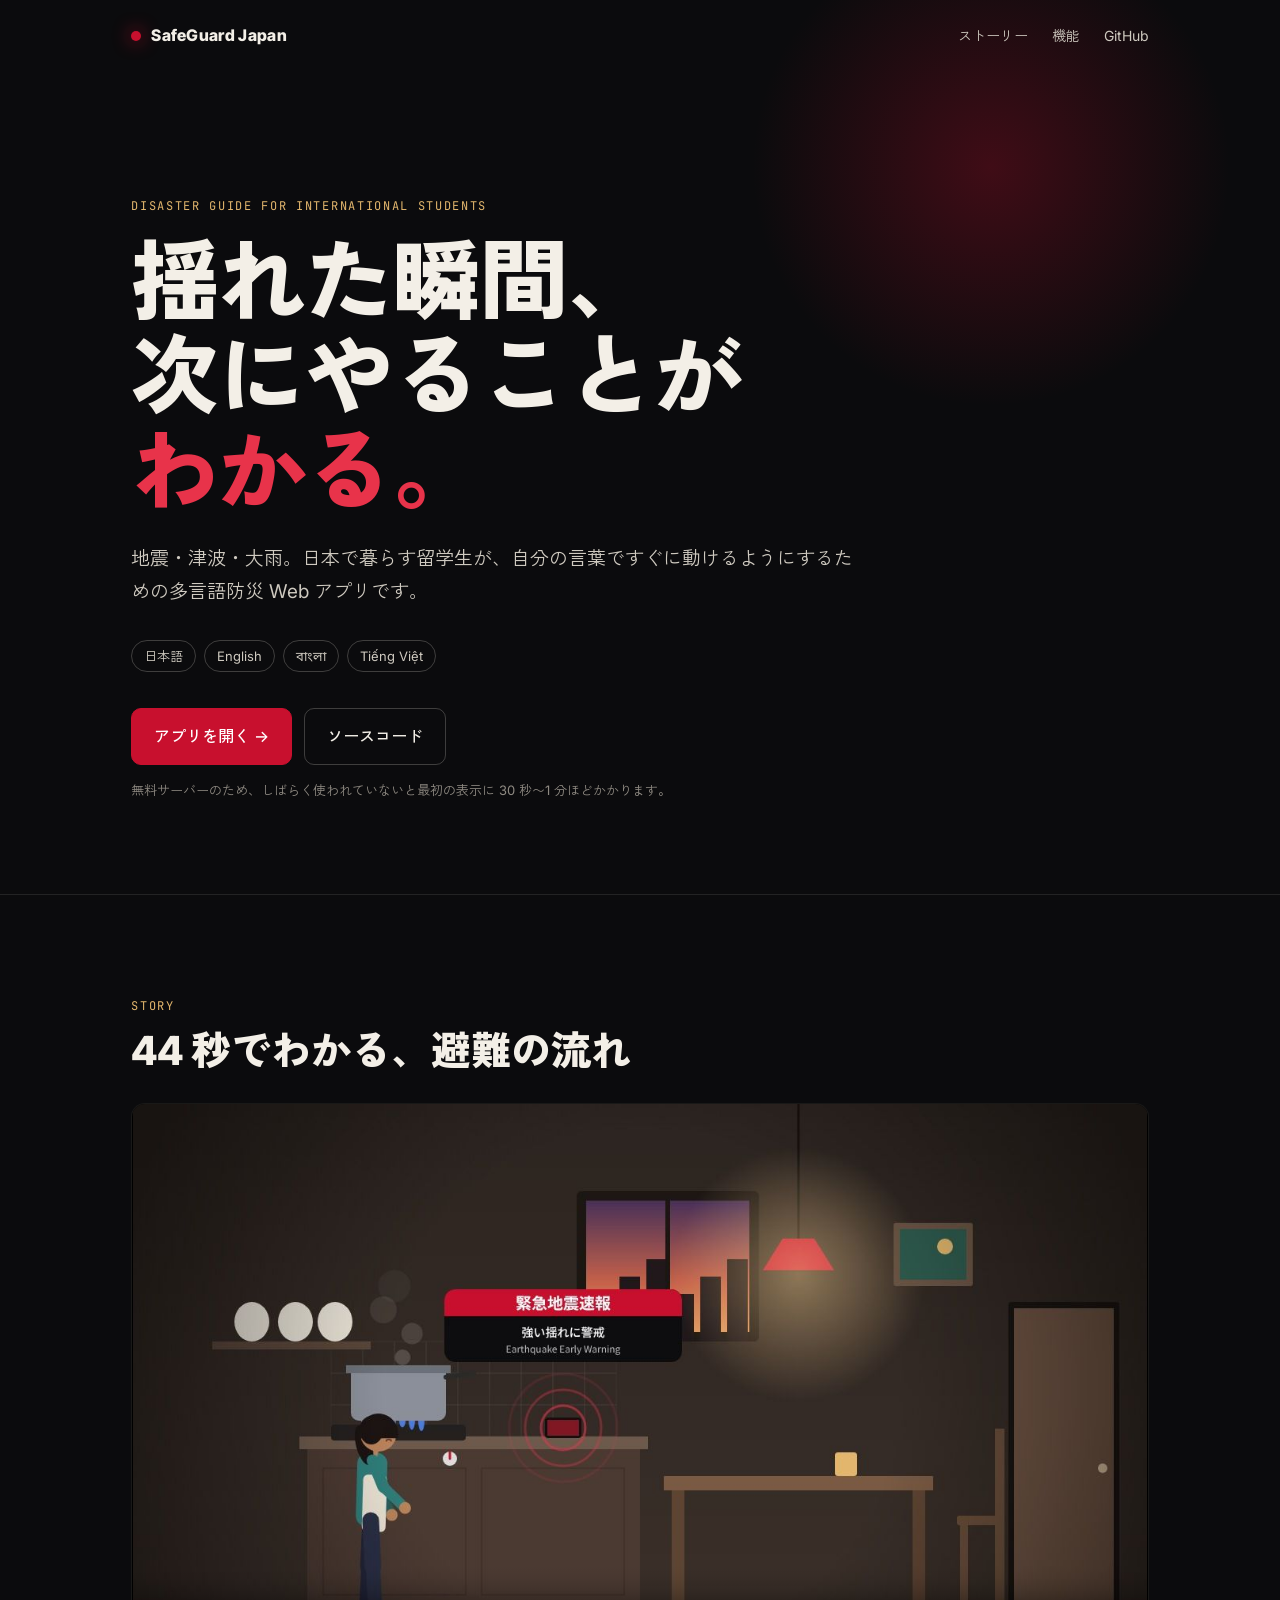
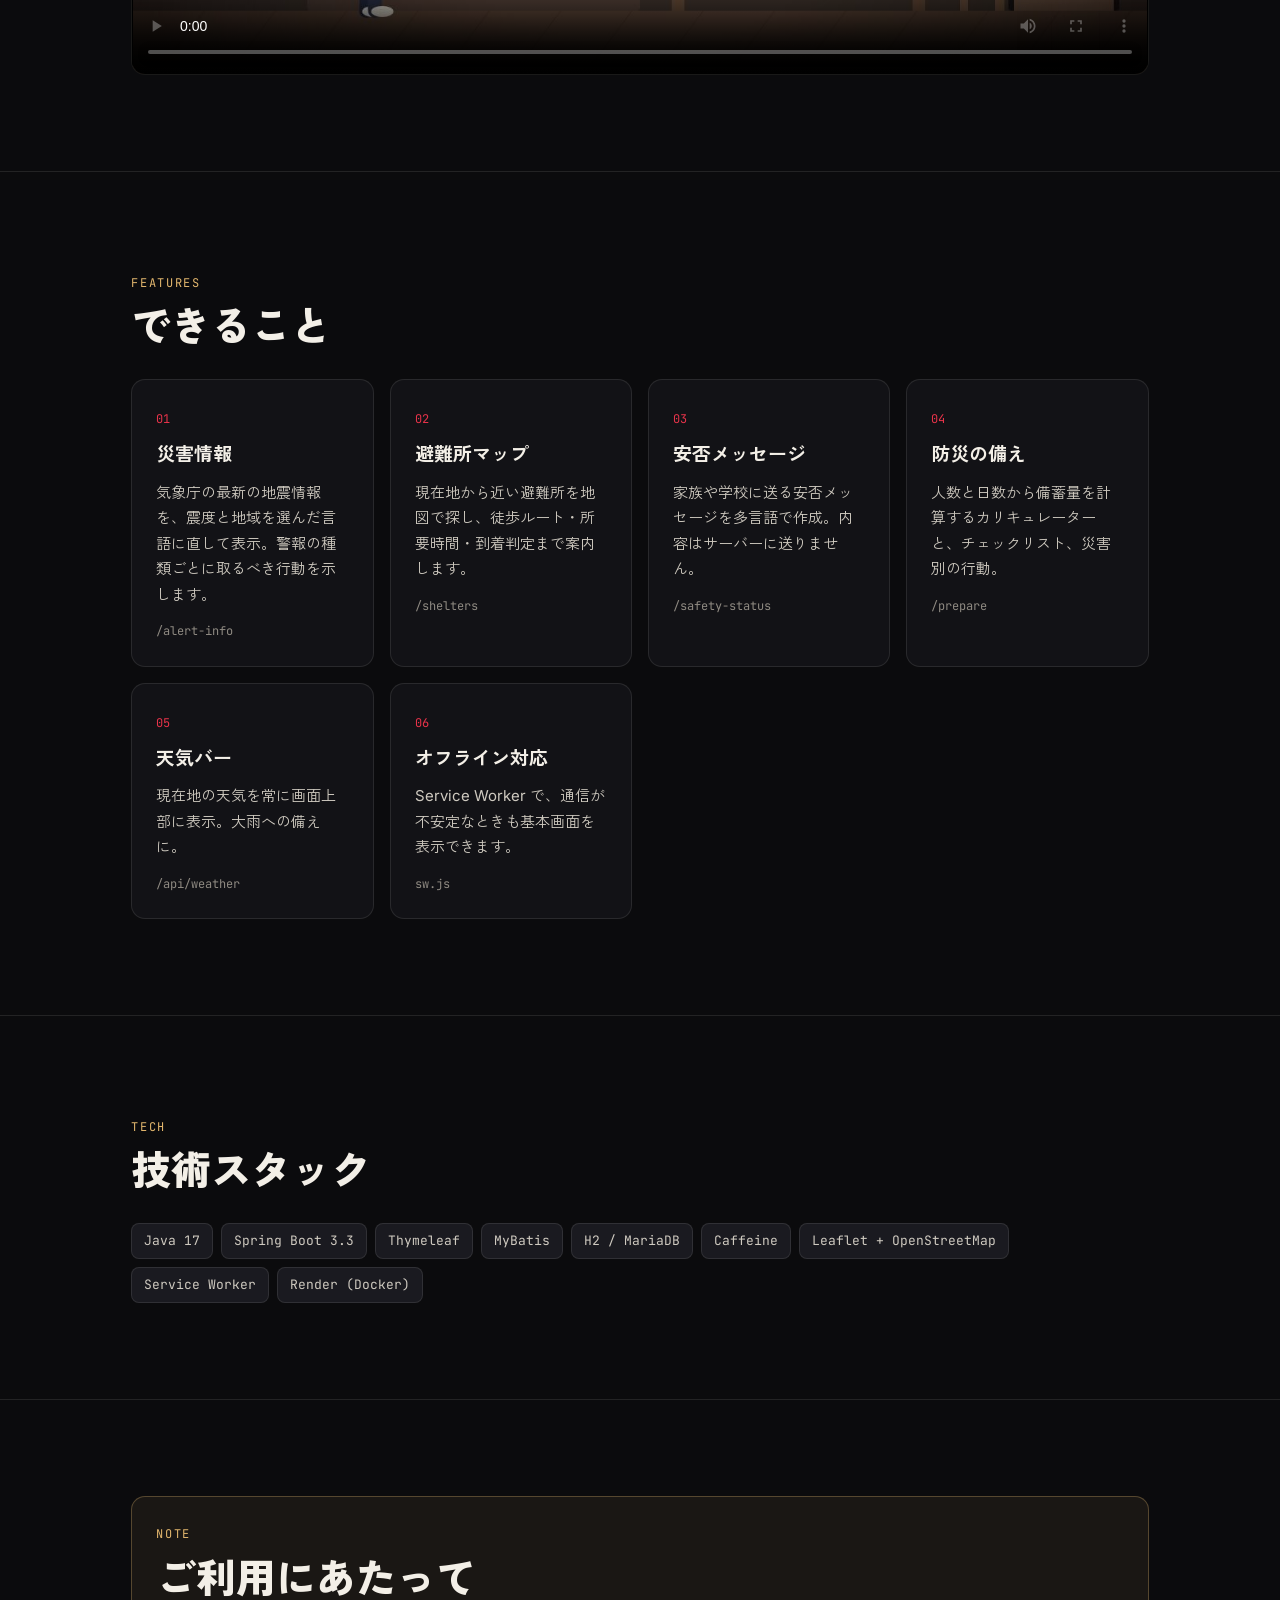
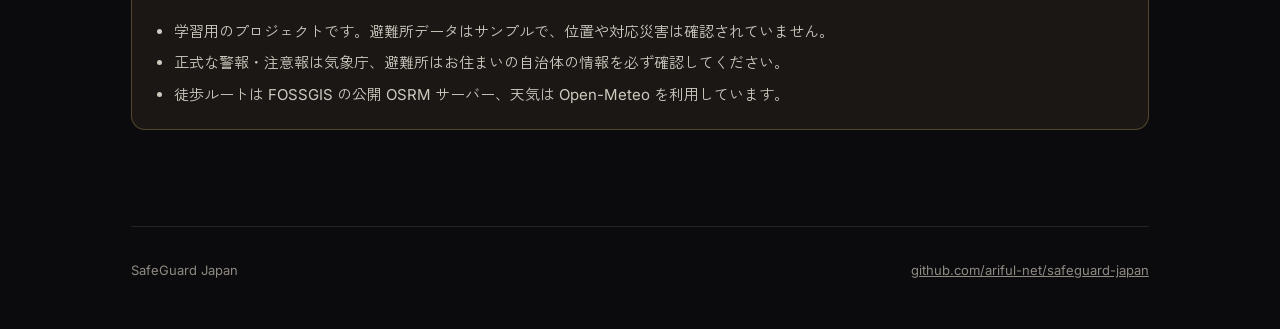
<file: docs/index.html>
<!DOCTYPE html>
<html lang="ja">
<head>
<meta charset="UTF-8">
<meta name="viewport" content="width=device-width, initial-scale=1">
<title>SafeGuard Japan</title>
<meta name="description" content="日本で暮らす留学生のための多言語（日本語 / English / বাংলা / Tiếng Việt）防災 Web アプリ。">
<link rel="icon" href="assets/favicon.png">
<link rel="preconnect" href="https://fonts.googleapis.com">
<link rel="preconnect" href="https://fonts.gstatic.com" crossorigin>
<link href="https://fonts.googleapis.com/css2?family=Inter+Tight:wght@600;800&family=Inter:wght@400;500&family=Zen+Kaku+Gothic+New:wght@400;700&family=Noto+Sans+Bengali:wght@400;600&family=JetBrains+Mono:wght@400&display=swap" rel="stylesheet">
<style>
  :root {
    color-scheme: dark;
    --ink: #0b0b0d; --ink-2: #121216; --ink-3: #1a1a20;
    --line: rgba(243,239,231,.10); --line-strong: rgba(243,239,231,.22);
    --paper: #f3efe7; --paper-dim: #cfcac0; --muted: #8f8a82;
    --crimson: #c8102e; --crimson-hi: #e8334a; --lantern: #e2b66d;
    --font-display: "Inter Tight", "Zen Kaku Gothic New", "Noto Sans Bengali", system-ui, sans-serif;
    --font-body: "Inter", "Zen Kaku Gothic New", "Noto Sans Bengali", system-ui, sans-serif;
    --font-mono: "JetBrains Mono", ui-monospace, Menlo, monospace;
    --gutter: clamp(16px, 4vw, 56px);
  }
  *, *::before, *::after { box-sizing: border-box; }
  body { margin: 0; background: var(--ink); color: var(--paper); font-family: var(--font-body); line-height: 1.7; -webkit-font-smoothing: antialiased; overflow-x: hidden; }
  a { color: inherit; }
  img, video { display: block; max-width: 100%; }
  :focus-visible { outline: 2px solid var(--crimson-hi); outline-offset: 3px; border-radius: 4px; }
  .wrap { max-width: 1120px; margin: 0 auto; padding: 0 var(--gutter); }

  header.top { display: flex; justify-content: space-between; align-items: center; padding: 22px 0; }
  .brand { font-family: var(--font-display); font-weight: 800; letter-spacing: .02em; display: flex; gap: 10px; align-items: center; text-decoration: none; }
  .brand::before { content: ""; width: 10px; height: 10px; border-radius: 50%; background: var(--crimson); box-shadow: 0 0 18px var(--crimson); }
  .top nav a { color: var(--paper-dim); text-decoration: none; font-size: 14px; margin-left: 20px; }
  .top nav a:hover { color: var(--paper); }

  .hero { padding: clamp(48px, 10vw, 120px) 0 clamp(40px, 7vw, 80px); position: relative; }
  .hero::after { content: ""; position: absolute; inset: -20% -10% auto auto; width: 520px; height: 520px; background: radial-gradient(circle, rgba(200,16,46,.28), transparent 65%); pointer-events: none; z-index: -1; }
  .eyebrow { font-family: var(--font-mono); font-size: 12px; letter-spacing: .14em; color: var(--lantern); text-transform: uppercase; }
  h1 { font-family: var(--font-display); font-weight: 800; font-size: clamp(40px, 8vw, 88px); line-height: 1.08; margin: 16px 0 24px; letter-spacing: -.01em; }
  h1 .accent { color: var(--crimson-hi); }
  .lead { font-size: clamp(16px, 2.2vw, 19px); color: var(--paper-dim); max-width: 38em; margin: 0 0 32px; }
  .langs { display: flex; flex-wrap: wrap; gap: 8px; margin-bottom: 36px; }
  .langs span { border: 1px solid var(--line-strong); border-radius: 999px; padding: 4px 12px; font-size: 13px; color: var(--paper-dim); }
  .cta { display: flex; flex-wrap: wrap; gap: 12px; }
  .btn { display: inline-flex; align-items: center; gap: 8px; padding: 14px 22px; border-radius: 10px; font-weight: 500; text-decoration: none; border: 1px solid var(--line-strong); }
  .btn.primary { background: var(--crimson); border-color: var(--crimson); color: #fff; }
  .btn.primary:hover { background: var(--crimson-hi); }
  .btn:not(.primary):hover { border-color: var(--paper-dim); }
  .note { font-size: 13px; color: var(--muted); margin-top: 14px; }

  section { padding: clamp(48px, 8vw, 96px) 0; border-top: 1px solid var(--line); }
  h2 { font-family: var(--font-display); font-weight: 800; font-size: clamp(26px, 4vw, 40px); margin: 8px 0 28px; line-height: 1.2; }

  .video { border-radius: 14px; overflow: hidden; border: 1px solid var(--line); background: #000; aspect-ratio: 16 / 9; }
  .video video { width: 100%; height: 100%; }

  .grid { display: grid; grid-template-columns: repeat(auto-fit, minmax(240px, 1fr)); gap: 16px; }
  .card { background: var(--ink-2); border: 1px solid var(--line); border-radius: 14px; padding: 24px; }
  .card .num { font-family: var(--font-mono); font-size: 12px; color: var(--crimson-hi); }
  .card h3 { font-family: var(--font-display); font-size: 19px; margin: 8px 0 8px; }
  .card p { margin: 0; color: var(--paper-dim); font-size: 15px; }
  .card code { font-family: var(--font-mono); font-size: 12px; color: var(--muted); display: block; margin-top: 14px; }

  .stack { display: flex; flex-wrap: wrap; gap: 8px; }
  .stack span { background: var(--ink-3); border: 1px solid var(--line); border-radius: 8px; padding: 6px 12px; font-family: var(--font-mono); font-size: 13px; color: var(--paper-dim); }

  .caution { background: rgba(226,182,109,.07); border: 1px solid rgba(226,182,109,.3); border-radius: 14px; padding: 22px 24px; }
  .caution ul { margin: 0; padding-left: 1.2em; color: var(--paper-dim); font-size: 15px; }
  .caution li + li { margin-top: 6px; }

  footer { border-top: 1px solid var(--line); padding: 32px 0 48px; color: var(--muted); font-size: 13px; display: flex; flex-wrap: wrap; justify-content: space-between; gap: 12px; }

  @media (max-width: 560px) { .top nav a:not(:last-child) { display: none; } }
</style>
</head>
<body>
<div class="wrap">
  <header class="top">
    <a class="brand" href="#">SafeGuard Japan</a>
    <nav>
      <a href="#story">ストーリー</a>
      <a href="#features">機能</a>
      <a href="https://github.com/ariful-net/safeguard-japan">GitHub</a>
    </nav>
  </header>

  <div class="hero">
    <span class="eyebrow">Disaster guide for international students</span>
    <h1>揺れた瞬間、<br>次にやることが<br><span class="accent">わかる。</span></h1>
    <p class="lead">地震・津波・大雨。日本で暮らす留学生が、自分の言葉ですぐに動けるようにするための多言語防災 Web アプリです。</p>
    <div class="langs" aria-label="対応言語">
      <span lang="ja">日本語</span><span lang="en">English</span><span lang="bn">বাংলা</span><span lang="vi">Tiếng Việt</span>
    </div>
    <div class="cta">
      <a class="btn primary" href="https://safeguard-japan.onrender.com/">アプリを開く →</a>
      <a class="btn" href="https://github.com/ariful-net/safeguard-japan">ソースコード</a>
    </div>
    <p class="note">無料サーバーのため、しばらく使われていないと最初の表示に 30 秒〜1 分ほどかかります。</p>
  </div>
</div>

<section id="story">
  <div class="wrap">
    <span class="eyebrow">Story</span>
    <h2>44 秒でわかる、避難の流れ</h2>
    <div class="video">
      <video controls preload="metadata" playsinline poster="assets/evacuation-story-poster.jpg">
        <source src="assets/evacuation-story.mp4" type="video/mp4">
        <track kind="captions" src="assets/captions-ja.vtt" srclang="ja" label="日本語" default>
        <track kind="captions" src="assets/captions-en.vtt" srclang="en" label="English">
        <track kind="captions" src="assets/captions-bn.vtt" srclang="bn" label="বাংলা">
        <track kind="captions" src="assets/captions-vi.vtt" srclang="vi" label="Tiếng Việt">
      </video>
    </div>
  </div>
</section>

<section id="features">
  <div class="wrap">
    <span class="eyebrow">Features</span>
    <h2>できること</h2>
    <div class="grid">
      <div class="card"><span class="num">01</span><h3>災害情報</h3><p>気象庁の最新の地震情報を、震度と地域を選んだ言語に直して表示。警報の種類ごとに取るべき行動を示します。</p><code>/alert-info</code></div>
      <div class="card"><span class="num">02</span><h3>避難所マップ</h3><p>現在地から近い避難所を地図で探し、徒歩ルート・所要時間・到着判定まで案内します。</p><code>/shelters</code></div>
      <div class="card"><span class="num">03</span><h3>安否メッセージ</h3><p>家族や学校に送る安否メッセージを多言語で作成。内容はサーバーに送りません。</p><code>/safety-status</code></div>
      <div class="card"><span class="num">04</span><h3>防災の備え</h3><p>人数と日数から備蓄量を計算するカリキュレーターと、チェックリスト、災害別の行動。</p><code>/prepare</code></div>
      <div class="card"><span class="num">05</span><h3>天気バー</h3><p>現在地の天気を常に画面上部に表示。大雨への備えに。</p><code>/api/weather</code></div>
      <div class="card"><span class="num">06</span><h3>オフライン対応</h3><p>Service Worker で、通信が不安定なときも基本画面を表示できます。</p><code>sw.js</code></div>
    </div>
  </div>
</section>

<section>
  <div class="wrap">
    <span class="eyebrow">Tech</span>
    <h2>技術スタック</h2>
    <div class="stack">
      <span>Java 17</span><span>Spring Boot 3.3</span><span>Thymeleaf</span><span>MyBatis</span><span>H2 / MariaDB</span><span>Caffeine</span><span>Leaflet + OpenStreetMap</span><span>Service Worker</span><span>Render (Docker)</span>
    </div>
  </div>
</section>

<section>
  <div class="wrap">
    <div class="caution">
      <span class="eyebrow">Note</span>
      <h2 style="margin-bottom:16px">ご利用にあたって</h2>
      <ul>
        <li>学習用のプロジェクトです。避難所データはサンプルで、位置や対応災害は確認されていません。</li>
        <li>正式な警報・注意報は気象庁、避難所はお住まいの自治体の情報を必ず確認してください。</li>
        <li>徒歩ルートは FOSSGIS の公開 OSRM サーバー、天気は Open-Meteo を利用しています。</li>
      </ul>
    </div>
  </div>
</section>

<div class="wrap">
  <footer>
    <span>SafeGuard Japan</span>
    <a href="https://github.com/ariful-net/safeguard-japan">github.com/ariful-net/safeguard-japan</a>
  </footer>
</div>
</body>
</html>
</file>
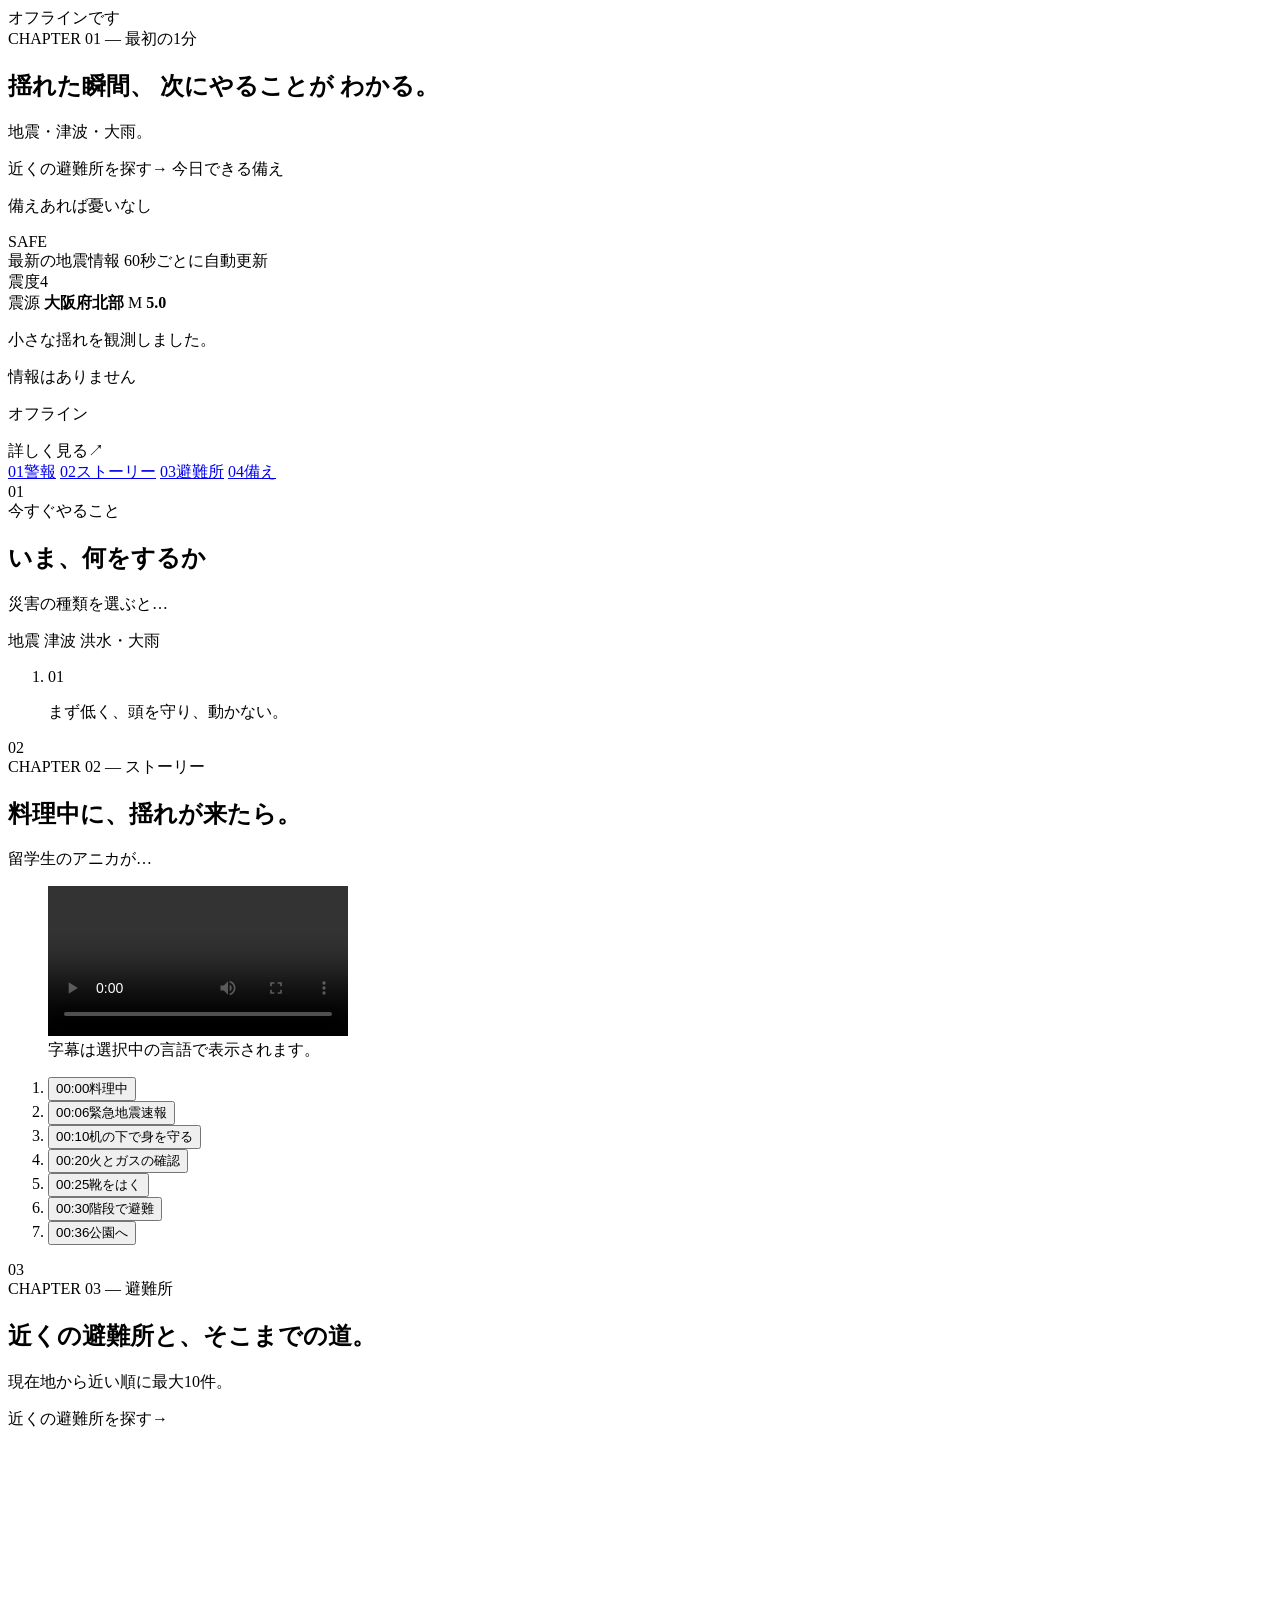
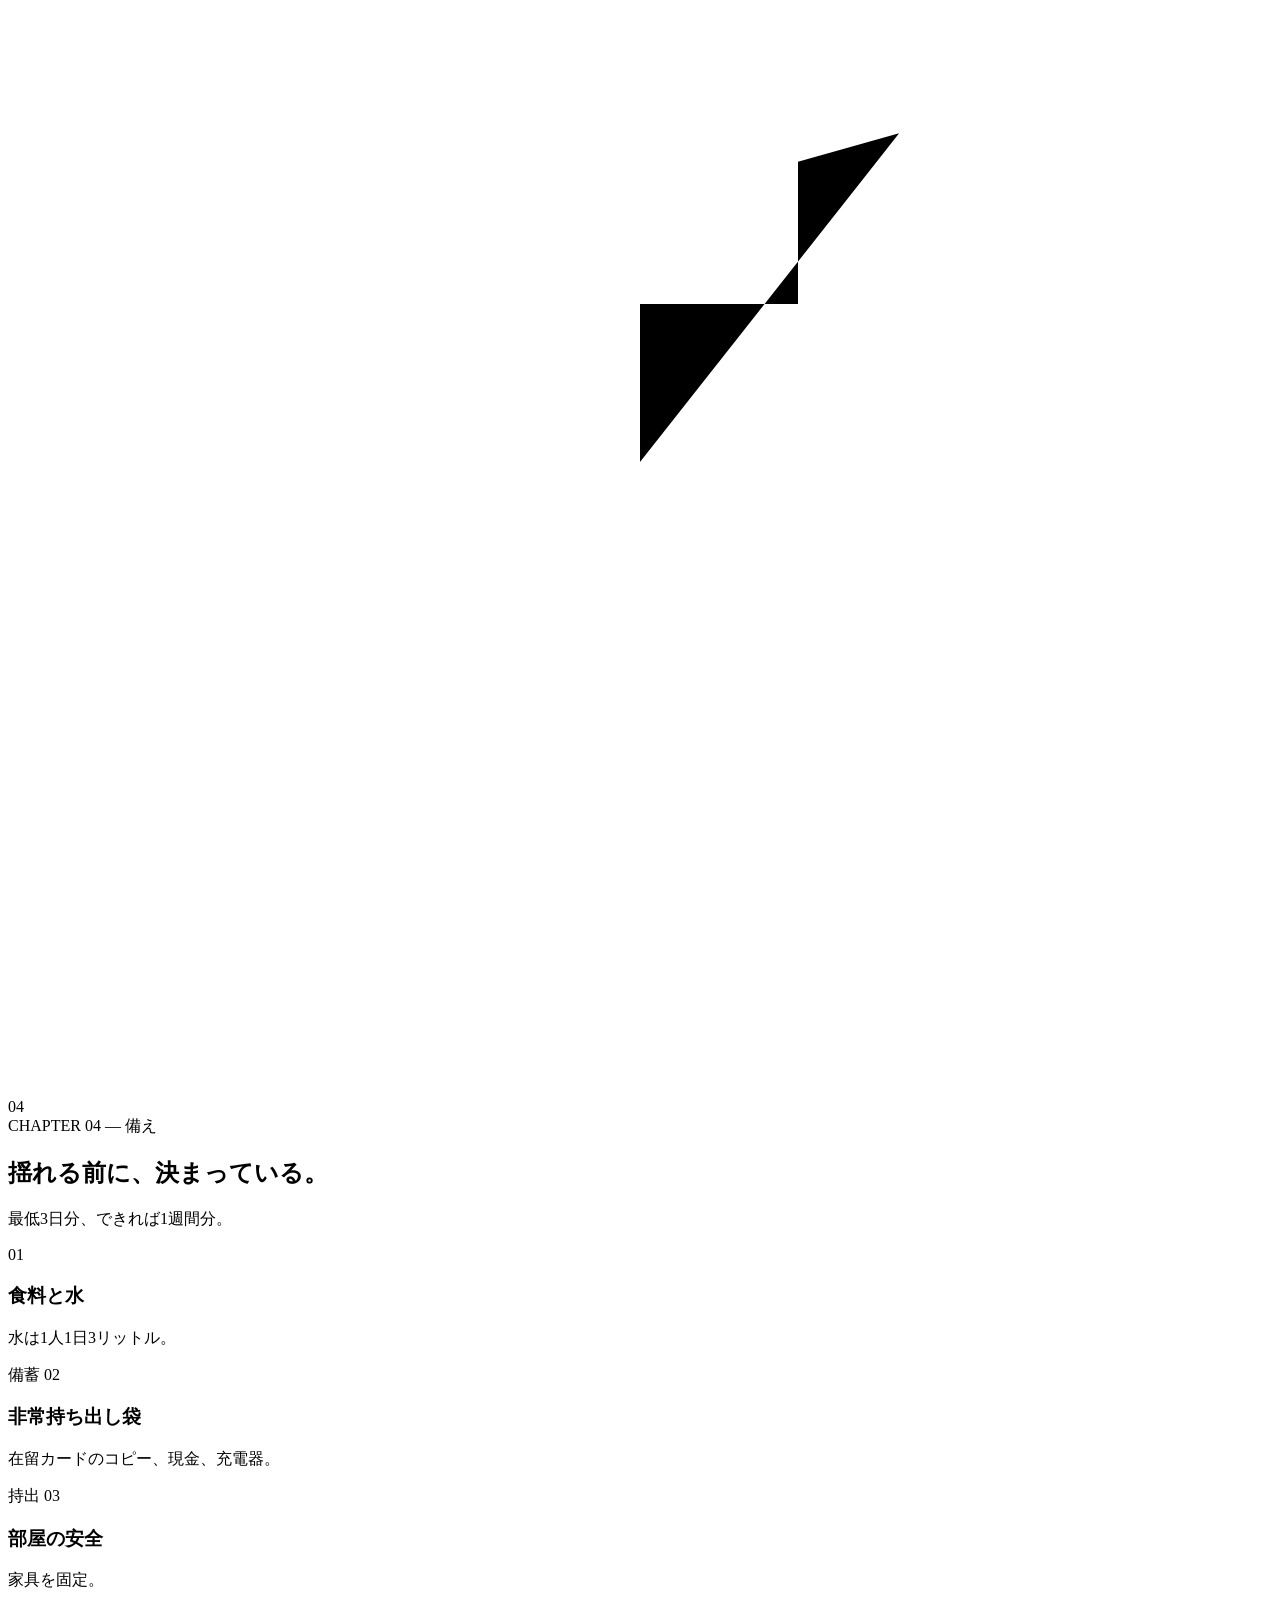
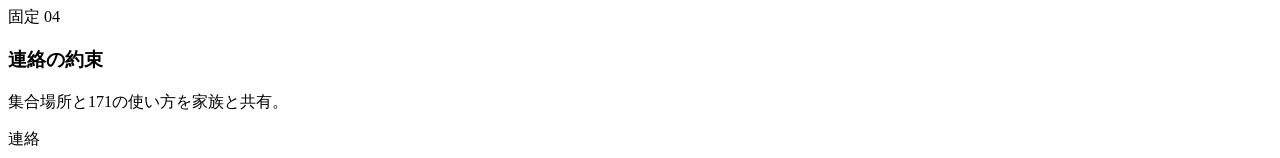
<file: src/main/resources/templates/home.html>
<!DOCTYPE html>
<html xmlns:th="http://www.thymeleaf.org" th:lang="${lang}" lang="ja">
<head>
  <title th:text="#{home.title}">SafeGuard Japan</title>
  <th:block th:replace="~{fragments/layout :: headAssets}"></th:block>
  <link rel="stylesheet" th:href="@{/css/home.css}">
</head>
<body class="page-home">
<div class="offline-banner" th:text="#{common.offline}">オフラインです</div>
<div th:replace="~{fragments/layout :: weatherBar}"></div>

<!-- ================= HERO ================= -->
<section class="hero" id="top">
  <div class="hero-bg" aria-hidden="true">
    <div class="hero-photo"></div>
    <div class="hero-moon"></div>
    <div class="hero-grain"></div>
  </div>

  <header th:replace="~{fragments/layout :: siteHeader('home', true)}"></header>

  <div class="hero-content container" id="main">
    <span class="eyebrow" th:text="#{home.chapter}">CHAPTER 01 — 最初の1分</span>
    <h1 class="display hero-title">
      <span class="line" th:text="#{home.hero.line1}">揺れた瞬間、</span>
      <span class="line" th:text="#{home.hero.line2}">次にやることが</span>
      <span class="line accent" th:text="#{home.hero.line3}">わかる。</span>
    </h1>
    <p class="lead hero-lead" th:text="#{home.hero.lead}">地震・津波・大雨。</p>
    <div class="hero-cta">
      <a class="btn btn-primary" th:href="@{/shelters(lang=${lang})}">
        <span th:text="#{home.cta.shelter}">近くの避難所を探す</span><span class="arrow" aria-hidden="true">→</span>
      </a>
      <a class="btn" th:href="@{/prepare(lang=${lang})}" th:text="#{home.cta.prepare}">今日できる備え</a>
    </div>
  </div>

  <p class="hero-vertical" aria-hidden="true" th:text="#{home.vertical}">備えあれば憂いなし</p>
  <div class="hero-word" aria-hidden="true">SAFE</div>

  <!-- 最新の地震情報カード（/api/alert で60秒ごとに更新） -->
  <aside class="alert-card" id="alertCard"
         th:attr="data-level=${alert.level()},data-status=${alert.status()}"
         aria-live="polite">
    <div class="alert-card-head">
      <span class="alert-pulse" aria-hidden="true"></span>
      <span class="alert-card-label" th:text="#{alert.card.label}">最新の地震情報</span>
      <span class="alert-card-auto mono" th:text="#{alert.auto}">60秒ごとに自動更新</span>
    </div>
    <div class="alert-card-body" id="alertBody">
      <th:block th:if="${alert.status() == 'OK'}">
        <div class="alert-shindo" th:text="${alert.intensityText()}">震度4</div>
        <div class="alert-meta">
          <span><span class="muted" th:text="#{alert.area}">震源</span> <b th:text="${alert.area()}">大阪府北部</b></span>
          <span th:if="${alert.magnitude() != null}"><span class="muted" th:text="#{alert.magnitude}">M</span> <b th:text="${alert.magnitude()}">5.0</b></span>
        </div>
        <time class="alert-time mono" th:attr="datetime=${alert.reportedAt()}" th:text="${alert.reportedAt()}"></time>
        <p class="alert-msg" th:text="#{alert.level.__${alert.level()}__}">小さな揺れを観測しました。</p>
        <p class="alert-stale" th:if="${alert.stale()}" th:text="#{alert.stale}"></p>
      </th:block>
      <p class="alert-msg" th:if="${alert.status() == 'NONE'}" th:text="#{alert.none}">情報はありません</p>
      <p class="alert-msg" th:if="${alert.status() == 'OFFLINE'}" th:text="#{alert.offline}">オフライン</p>
    </div>
    <a class="alert-card-link" th:href="@{/alert-info(lang=${lang})}">
      <span th:text="#{alert.more}">詳しく見る</span><span aria-hidden="true">↗</span>
    </a>
  </aside>

  <nav class="hero-index container" aria-label="Sections">
    <a href="#s-alert"><span class="n">01</span><span class="t" th:text="#{home.index.1}">警報</span></a>
    <a href="#s-story"><span class="n">02</span><span class="t" th:text="#{home.index.2}">ストーリー</span></a>
    <a href="#s-shelter"><span class="n">03</span><span class="t" th:text="#{home.index.3}">避難所</span></a>
    <a href="#s-prepare"><span class="n">04</span><span class="t" th:text="#{home.index.4}">備え</span></a>
  </nav>
</section>

<main>
  <!-- ================= 01 今すぐやること ================= -->
  <section class="section" id="s-alert">
    <div class="container">
      <div class="section-head">
        <div class="section-num" aria-hidden="true">01</div>
        <div>
          <span class="eyebrow" th:text="#{steps.title}">今すぐやること</span>
          <h2 class="h-section" th:text="#{alert.heading}">いま、何をするか</h2>
          <p class="lead" th:text="#{alert.lead}">災害の種類を選ぶと…</p>
        </div>
      </div>

      <div class="type-tabs" role="list">
        <a role="listitem" class="type-tab is-active" th:href="@{/alert-info(type='earthquake',lang=${lang})}" th:text="#{type.earthquake}">地震</a>
        <a role="listitem" class="type-tab" th:href="@{/alert-info(type='tsunami',lang=${lang})}" th:text="#{type.tsunami}">津波</a>
        <a role="listitem" class="type-tab" th:href="@{/alert-info(type='flood',lang=${lang})}" th:text="#{type.flood}">洪水・大雨</a>
      </div>

      <ol class="steps">
        <li class="step" th:each="s, st : ${steps}">
          <span class="step-n mono" th:text="${st.count < 10 ? '0' + st.count : st.count}">01</span>
          <p class="step-text" th:text="${s.text()}">まず低く、頭を守り、動かない。</p>
        </li>
      </ol>
    </div>
  </section>

  <!-- ================= 02 ストーリー動画 ================= -->
  <section class="section story" id="s-story">
    <div class="container">
      <div class="section-head">
        <div class="section-num" aria-hidden="true">02</div>
        <div>
          <span class="eyebrow" th:text="#{story.chapter}">CHAPTER 02 — ストーリー</span>
          <h2 class="h-section" th:text="#{story.title}">料理中に、揺れが来たら。</h2>
          <p class="lead" th:text="#{story.lead}">留学生のアニカが…</p>
        </div>
      </div>

      <div class="story-grid">
        <figure class="story-player">
          <video id="storyVideo" controls playsinline preload="metadata"
                 th:poster="@{/video/evacuation-story-poster.jpg}" th:attr="data-lang=${lang}">
            <source th:src="@{/video/evacuation-story.mp4}" type="video/mp4">
            <track kind="subtitles" srclang="ja" label="日本語" th:src="@{/video/captions-ja.vtt}">
            <track kind="subtitles" srclang="en" label="English" th:src="@{/video/captions-en.vtt}">
            <track kind="subtitles" srclang="bn" label="বাংলা" th:src="@{/video/captions-bn.vtt}">
            <track kind="subtitles" srclang="vi" label="Tiếng Việt" th:src="@{/video/captions-vi.vtt}">
          </video>
          <figcaption class="muted" th:text="#{story.note}">字幕は選択中の言語で表示されます。</figcaption>
        </figure>

        <ol class="story-chapters" id="storyChapters">
          <li><button type="button" data-t="0"><span class="mono">00:00</span><span th:text="#{story.c1}">料理中</span></button></li>
          <li><button type="button" data-t="6"><span class="mono">00:06</span><span th:text="#{story.c2}">緊急地震速報</span></button></li>
          <li><button type="button" data-t="10"><span class="mono">00:10</span><span th:text="#{story.c3}">机の下で身を守る</span></button></li>
          <li><button type="button" data-t="20"><span class="mono">00:20</span><span th:text="#{story.c4}">火とガスの確認</span></button></li>
          <li><button type="button" data-t="25"><span class="mono">00:25</span><span th:text="#{story.c5}">靴をはく</span></button></li>
          <li><button type="button" data-t="30"><span class="mono">00:30</span><span th:text="#{story.c6}">階段で避難</span></button></li>
          <li><button type="button" data-t="36"><span class="mono">00:36</span><span th:text="#{story.c7}">公園へ</span></button></li>
        </ol>
      </div>
    </div>
  </section>

  <!-- ================= 03 避難所 ================= -->
  <section class="section shelter-cta" id="s-shelter">
    <div class="container shelter-cta-grid">
      <div>
        <div class="section-num" aria-hidden="true">03</div>
        <span class="eyebrow" th:text="#{sh.chapter}">CHAPTER 03 — 避難所</span>
        <h2 class="h-section" th:text="#{sh.heading}">近くの避難所と、そこまでの道。</h2>
        <p class="lead" th:text="#{sh.lead}">現在地から近い順に最大10件。</p>
        <div class="hero-cta">
          <a class="btn btn-primary" th:href="@{/shelters(lang=${lang})}">
            <span th:text="#{home.cta.shelter}">近くの避難所を探す</span><span class="arrow" aria-hidden="true">→</span>
          </a>
        </div>
      </div>
      <div class="radar" aria-hidden="true">
        <div class="radar-ring r1"></div><div class="radar-ring r2"></div><div class="radar-ring r3"></div>
        <div class="radar-sweep"></div>
        <span class="radar-you"></span>
        <span class="radar-pin p1"></span><span class="radar-pin p2"></span><span class="radar-pin p3"></span>
        <svg class="radar-route" viewBox="0 0 400 400"><path d="M200 200 L200 150 L250 150 L250 105 L282 96" /></svg>
      </div>
    </div>
  </section>

  <!-- ================= 04 備え ================= -->
  <section class="section" id="s-prepare">
    <div class="container">
      <div class="section-head">
        <div class="section-num" aria-hidden="true">04</div>
        <div>
          <span class="eyebrow" th:text="#{prep.chapter}">CHAPTER 04 — 備え</span>
          <h2 class="h-section" th:text="#{prep.heading}">揺れる前に、決まっている。</h2>
          <p class="lead" th:text="#{prep.lead}">最低3日分、できれば1週間分。</p>
        </div>
      </div>
      <div class="prep-cards">
        <a class="prep-card" th:href="@{/prepare(lang=${lang})} + '#food'">
          <span class="prep-k mono">01</span>
          <h3 th:text="#{prep.card.food}">食料と水</h3>
          <p th:text="#{prep.card.food.text}">水は1人1日3リットル。</p>
          <span class="prep-jp" aria-hidden="true">備蓄</span>
        </a>
        <a class="prep-card" th:href="@{/prepare(lang=${lang})} + '#general'">
          <span class="prep-k mono">02</span>
          <h3 th:text="#{prep.card.bag}">非常持ち出し袋</h3>
          <p th:text="#{prep.card.bag.text}">在留カードのコピー、現金、充電器。</p>
          <span class="prep-jp" aria-hidden="true">持出</span>
        </a>
        <a class="prep-card" th:href="@{/prepare(lang=${lang})} + '#general'">
          <span class="prep-k mono">03</span>
          <h3 th:text="#{prep.card.home}">部屋の安全</h3>
          <p th:text="#{prep.card.home.text}">家具を固定。</p>
          <span class="prep-jp" aria-hidden="true">固定</span>
        </a>
        <a class="prep-card" th:href="@{/safety-status(lang=${lang})}">
          <span class="prep-k mono">04</span>
          <h3 th:text="#{prep.card.family}">連絡の約束</h3>
          <p th:text="#{prep.card.family.text}">集合場所と171の使い方を家族と共有。</p>
          <span class="prep-jp" aria-hidden="true">連絡</span>
        </a>
      </div>
    </div>
  </section>
</main>

<section th:replace="~{fragments/layout :: emergency}"></section>
<footer th:replace="~{fragments/layout :: siteFooter}"></footer>
<th:block th:replace="~{fragments/layout :: scripts}"></th:block>
<script th:src="@{/js/alert.js}"></script>
<script th:src="@{/js/story-video.js}"></script>
</body>
</html>
</file>
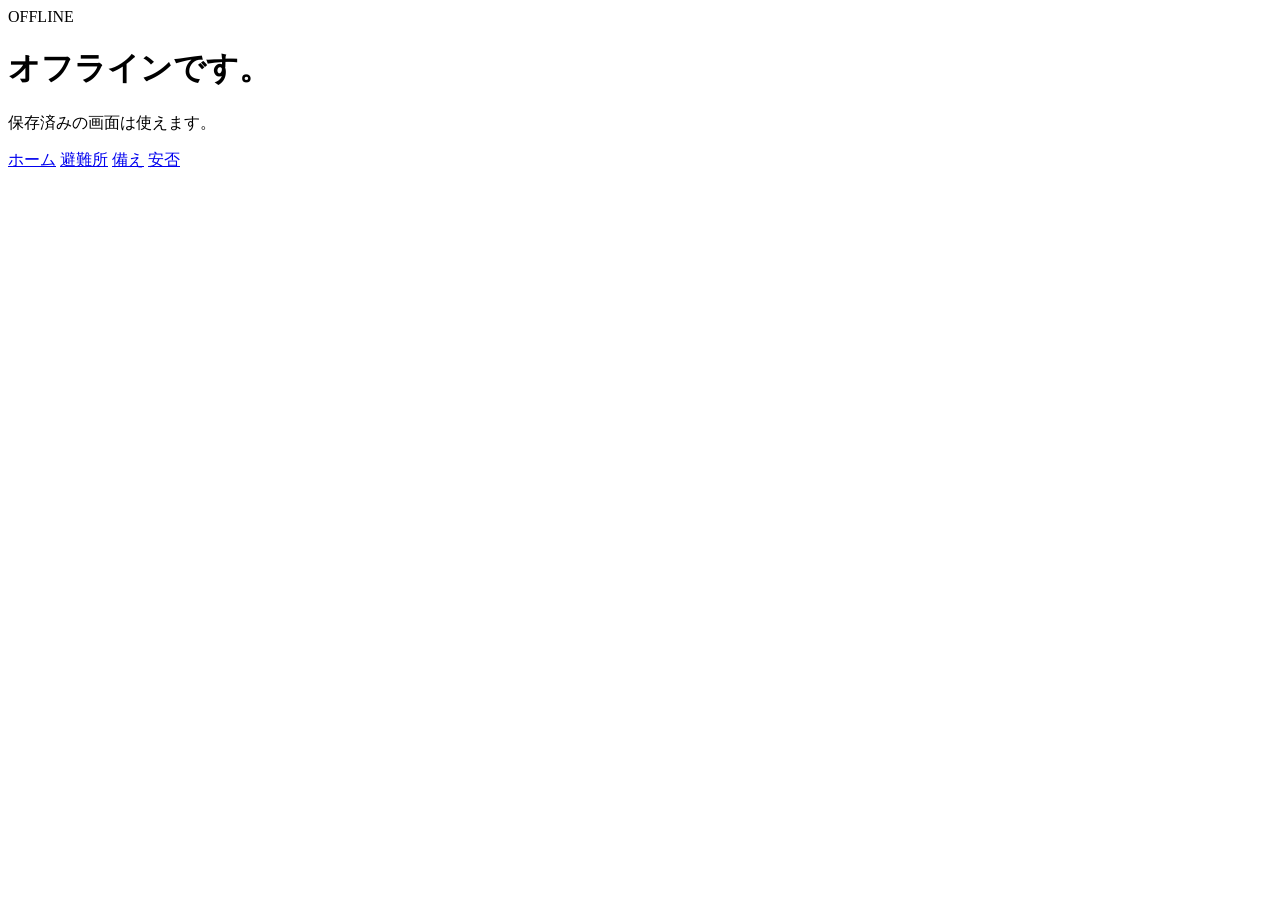
<file: src/main/resources/templates/offline.html>
<!DOCTYPE html>
<!-- Service Worker が、未保存の画面をオフラインで開いたときに返す画面 -->
<html xmlns:th="http://www.thymeleaf.org" th:lang="${lang}" lang="ja">
<head>
  <title th:text="#{offline.title}">オフライン</title>
  <th:block th:replace="~{fragments/layout :: headAssets}"></th:block>
  <link rel="stylesheet" th:href="@{/css/pages.css}">
</head>
<body class="page-offline">
<main id="main" class="center-page">
  <div class="container narrow">
    <span class="eyebrow mono">OFFLINE</span>
    <h1 class="display" th:text="#{offline.heading}">オフラインです。</h1>
    <p class="lead" th:text="#{offline.lead}">保存済みの画面は使えます。</p>
    <div class="hero-cta">
      <a class="btn btn-primary" href="/" th:text="#{nav.home}">ホーム</a>
      <a class="btn" href="/shelters" th:text="#{nav.shelters}">避難所</a>
      <a class="btn" href="/prepare" th:text="#{nav.prepare}">備え</a>
      <a class="btn" href="/safety-status" th:text="#{nav.safety}">安否</a>
    </div>
  </div>
</main>
<section th:replace="~{fragments/layout :: emergency}"></section>
</body>
</html>
</file>
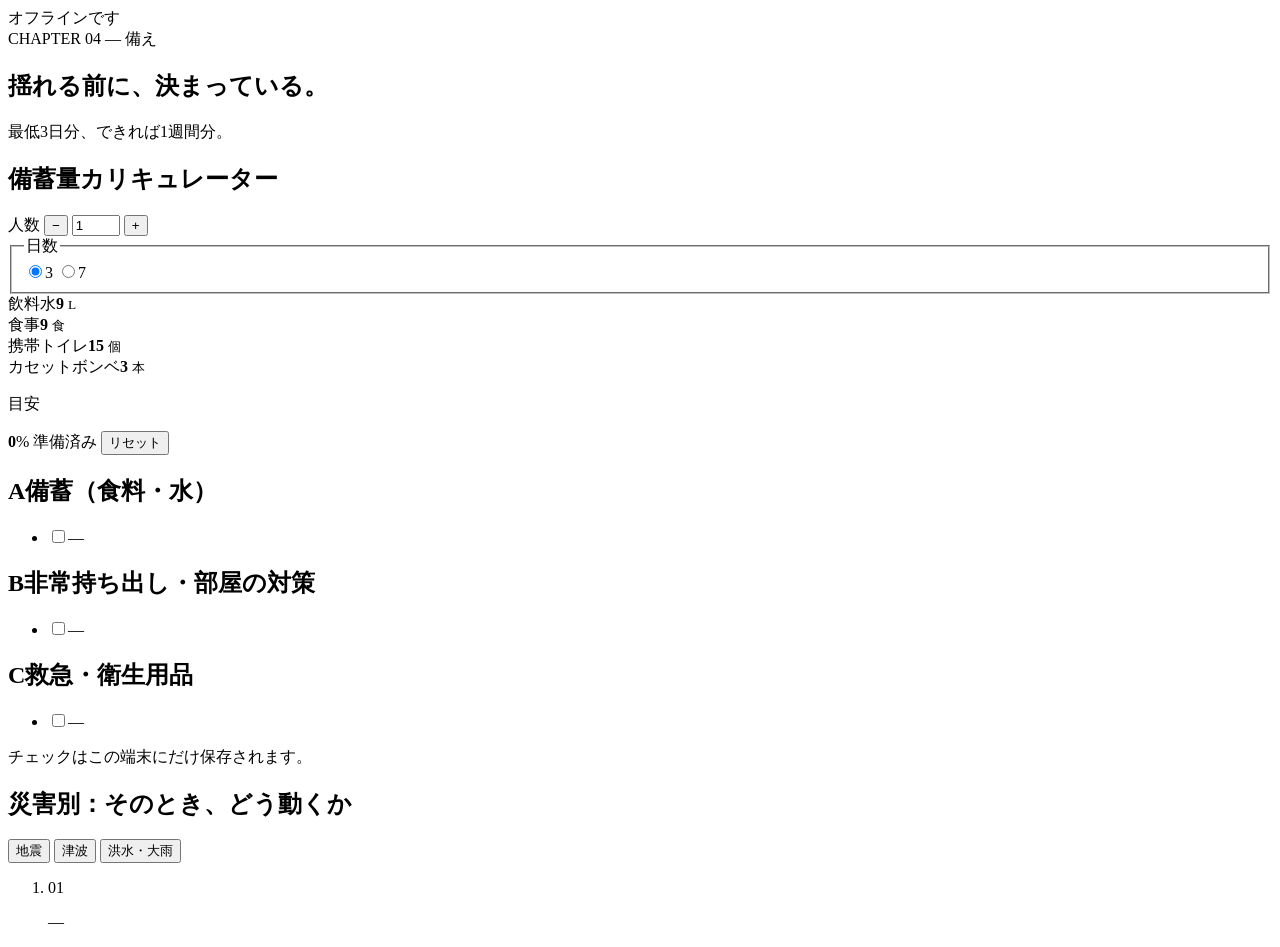
<file: src/main/resources/templates/prepare.html>
<!DOCTYPE html>
<html xmlns:th="http://www.thymeleaf.org" th:lang="${lang}" lang="ja">
<head>
  <title th:text="#{prep.title}">防災の備え</title>
  <th:block th:replace="~{fragments/layout :: headAssets}"></th:block>
  <link rel="stylesheet" th:href="@{/css/home.css}">
  <link rel="stylesheet" th:href="@{/css/pages.css}">
</head>
<body class="page-prepare">
<div class="offline-banner" th:text="#{common.offline}">オフラインです</div>
<div th:replace="~{fragments/layout :: weatherBar}"></div>
<header th:replace="~{fragments/layout :: siteHeader('prepare', false)}"></header>

<main id="main">
  <section class="page-hero">
    <div class="container">
      <span class="eyebrow" th:text="#{prep.chapter}">CHAPTER 04 — 備え</span>
      <h1 class="display" th:text="#{prep.heading}">揺れる前に、決まっている。</h1>
      <p class="lead" th:text="#{prep.lead}">最低3日分、できれば1週間分。</p>
    </div>
  </section>

  <!-- ===== 備蓄量カリキュレーター ===== -->
  <section class="section calc-section">
    <div class="container">
      <div class="calc card" id="calc">
        <div class="calc-head">
          <h2 class="calc-title" th:text="#{prep.calc.title}">備蓄量カリキュレーター</h2>
          <div class="calc-inputs">
            <label class="stepper"><span th:text="#{prep.calc.people}">人数</span>
              <span class="stepper-ctl">
                <button type="button" data-step="people:-1" aria-label="-">−</button>
                <input type="number" id="calcPeople" min="1" max="10" value="1" inputmode="numeric">
                <button type="button" data-step="people:1" aria-label="+">+</button>
              </span>
            </label>
            <fieldset class="days">
              <legend th:text="#{prep.calc.days}">日数</legend>
              <label class="seg"><input type="radio" name="days" value="3" checked><span>3</span></label>
              <label class="seg"><input type="radio" name="days" value="7"><span>7</span></label>
            </fieldset>
          </div>
        </div>
        <div class="calc-out">
          <div class="calc-cell"><span class="k" th:text="#{prep.calc.water}">飲料水</span><span class="v"><b id="outWater">9</b> <small th:text="#{unit.liter}">L</small></span></div>
          <div class="calc-cell"><span class="k" th:text="#{prep.calc.meals}">食事</span><span class="v"><b id="outMeals">9</b> <small th:text="#{unit.meal}">食</small></span></div>
          <div class="calc-cell"><span class="k" th:text="#{prep.calc.toilet}">携帯トイレ</span><span class="v"><b id="outToilet">15</b> <small th:text="#{unit.pcs}">個</small></span></div>
          <div class="calc-cell"><span class="k" th:text="#{prep.calc.gas}">カセットボンベ</span><span class="v"><b id="outGas">3</b> <small th:text="#{unit.can}">本</small></span></div>
        </div>
        <p class="calc-note muted" th:text="#{prep.calc.note}">目安</p>
      </div>
    </div>
  </section>

  <!-- ===== チェックリスト（phrases: Food / General / Medical） ===== -->
  <section class="section">
    <div class="container">
      <div class="progress-row">
        <div class="progress" aria-hidden="true"><span id="progBar"></span></div>
        <span class="mono"><b id="progNum">0</b>% <span th:text="#{prep.progress}">準備済み</span></span>
        <button type="button" class="btn btn-sm btn-ghost" id="checkReset" th:text="#{prep.reset}">リセット</button>
      </div>

      <div class="checklists">
        <section class="checklist" id="food">
          <h2 class="checklist-title"><span class="mono">A</span><span th:text="#{prep.list.food}">備蓄（食料・水）</span></h2>
          <ul>
            <li th:each="p : ${food}">
              <label class="check"><input type="checkbox" th:attr="data-key='p' + ${p.id()}"><span class="box" aria-hidden="true"></span><span th:text="${p.text()}">—</span></label>
            </li>
          </ul>
        </section>
        <section class="checklist" id="general">
          <h2 class="checklist-title"><span class="mono">B</span><span th:text="#{prep.list.general}">非常持ち出し・部屋の対策</span></h2>
          <ul>
            <li th:each="p : ${general}">
              <label class="check"><input type="checkbox" th:attr="data-key='p' + ${p.id()}"><span class="box" aria-hidden="true"></span><span th:text="${p.text()}">—</span></label>
            </li>
          </ul>
        </section>
        <section class="checklist" id="medical">
          <h2 class="checklist-title"><span class="mono">C</span><span th:text="#{prep.list.medical}">救急・衛生用品</span></h2>
          <ul>
            <li th:each="p : ${medical}">
              <label class="check"><input type="checkbox" th:attr="data-key='p' + ${p.id()}"><span class="box" aria-hidden="true"></span><span th:text="${p.text()}">—</span></label>
            </li>
          </ul>
        </section>
      </div>
      <p class="muted small" th:text="#{prep.saved}">チェックはこの端末にだけ保存されます。</p>
    </div>
  </section>

  <!-- ===== 災害別の行動 ===== -->
  <section class="section">
    <div class="container">
      <h2 class="h-section" th:text="#{prep.during}">災害別：そのとき、どう動くか</h2>
      <div class="during" id="during">
        <div class="type-tabs" role="tablist">
          <button type="button" role="tab" class="type-tab is-active" aria-selected="true" aria-controls="tab-eq" th:text="#{type.earthquake}">地震</button>
          <button type="button" role="tab" class="type-tab" aria-selected="false" aria-controls="tab-ts" th:text="#{type.tsunami}">津波</button>
          <button type="button" role="tab" class="type-tab" aria-selected="false" aria-controls="tab-fl" th:text="#{type.flood}">洪水・大雨</button>
        </div>
        <ol class="steps" id="tab-eq" role="tabpanel">
          <li class="step" th:each="s, st : ${stepsEarthquake}"><span class="step-n mono" th:text="${st.count < 10 ? '0' + st.count : st.count}">01</span><p class="step-text" th:text="${s.text()}">—</p></li>
        </ol>
        <ol class="steps" id="tab-ts" role="tabpanel" hidden>
          <li class="step" th:each="s, st : ${stepsTsunami}"><span class="step-n mono" th:text="${st.count < 10 ? '0' + st.count : st.count}">01</span><p class="step-text" th:text="${s.text()}">—</p></li>
        </ol>
        <ol class="steps" id="tab-fl" role="tabpanel" hidden>
          <li class="step" th:each="s, st : ${stepsFlood}"><span class="step-n mono" th:text="${st.count < 10 ? '0' + st.count : st.count}">01</span><p class="step-text" th:text="${s.text()}">—</p></li>
        </ol>
      </div>
    </div>
  </section>
</main>

<section th:replace="~{fragments/layout :: emergency}"></section>
<footer th:replace="~{fragments/layout :: siteFooter}"></footer>
<th:block th:replace="~{fragments/layout :: scripts}"></th:block>
<script th:src="@{/js/prepare.js}"></script>
</body>
</html>
</file>
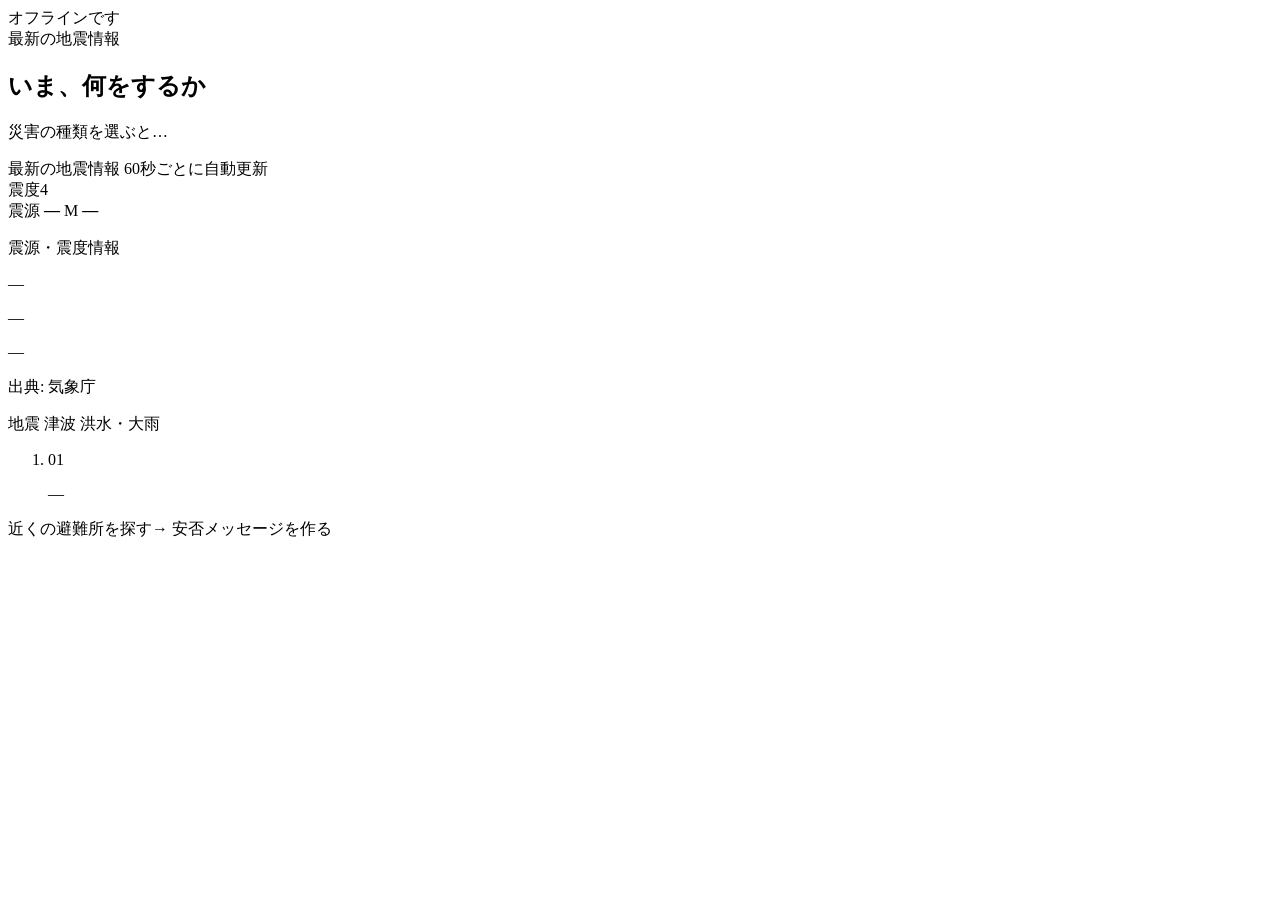
<file: src/main/resources/templates/alert/detail.html>
<!DOCTYPE html>
<html xmlns:th="http://www.thymeleaf.org" th:lang="${lang}" lang="ja">
<head>
  <title th:text="#{alert.title}">警報詳細</title>
  <th:block th:replace="~{fragments/layout :: headAssets}"></th:block>
  <link rel="stylesheet" th:href="@{/css/home.css}">
  <link rel="stylesheet" th:href="@{/css/pages.css}">
</head>
<body class="page-alert">
<div class="offline-banner" th:text="#{common.offline}">オフラインです</div>
<div th:replace="~{fragments/layout :: weatherBar}"></div>
<header th:replace="~{fragments/layout :: siteHeader('alert', false)}"></header>

<main id="main">
  <section class="page-hero">
    <div class="container alert-hero">
      <div>
        <span class="eyebrow" th:text="#{alert.card.label}">最新の地震情報</span>
        <h1 class="display" th:text="#{alert.heading}">いま、何をするか</h1>
        <p class="lead" th:text="#{alert.lead}">災害の種類を選ぶと…</p>
      </div>

      <!-- 震度・地域・発表時刻（AlertInfo） -->
      <aside class="alert-card alert-card--static" id="alertCard"
             th:attr="data-level=${alert.level()},data-status=${alert.status()}" aria-live="polite">
        <div class="alert-card-head">
          <span class="alert-pulse" aria-hidden="true"></span>
          <span class="alert-card-label" th:text="#{alert.card.label}">最新の地震情報</span>
          <span class="alert-card-auto mono" th:text="#{alert.auto}">60秒ごとに自動更新</span>
        </div>
        <div class="alert-card-body" id="alertBody">
          <th:block th:if="${alert.status() == 'OK'}">
            <div class="alert-shindo" th:text="${alert.intensityText()}">震度4</div>
            <div class="alert-meta">
              <span><span class="muted" th:text="#{alert.area}">震源</span> <b th:text="${alert.area()}">—</b></span>
              <span th:if="${alert.magnitude() != null}"><span class="muted" th:text="#{alert.magnitude}">M</span> <b th:text="${alert.magnitude()}">—</b></span>
            </div>
            <time class="alert-time mono" th:attr="datetime=${alert.reportedAt()}" th:text="${alert.reportedAt()}"></time>
            <p class="alert-msg" th:text="${alert.title()}">震源・震度情報</p>
            <p class="alert-msg" th:text="#{alert.level.__${alert.level()}__}">—</p>
            <p class="alert-stale" th:if="${alert.stale()}" th:text="#{alert.stale}"></p>
          </th:block>
          <p class="alert-msg" th:if="${alert.status() == 'NONE'}" th:text="#{alert.none}">—</p>
          <p class="alert-msg" th:if="${alert.status() == 'OFFLINE'}" th:text="#{alert.offline}">—</p>
        </div>
        <p class="alert-source muted" th:text="#{alert.source}">出典: 気象庁</p>
      </aside>
    </div>
  </section>

  <section class="section">
    <div class="container">
      <div class="type-tabs" role="list">
        <a role="listitem" class="type-tab" th:classappend="${type == 'earthquake'} ? 'is-active'"
           th:href="@{/alert-info(type='earthquake',lang=${lang})}" th:text="#{type.earthquake}">地震</a>
        <a role="listitem" class="type-tab" th:classappend="${type == 'tsunami'} ? 'is-active'"
           th:href="@{/alert-info(type='tsunami',lang=${lang})}" th:text="#{type.tsunami}">津波</a>
        <a role="listitem" class="type-tab" th:classappend="${type == 'flood'} ? 'is-active'"
           th:href="@{/alert-info(type='flood',lang=${lang})}" th:text="#{type.flood}">洪水・大雨</a>
      </div>

      <ol class="steps">
        <li class="step" th:each="s, st : ${steps}">
          <span class="step-n mono" th:text="${st.count < 10 ? '0' + st.count : st.count}">01</span>
          <p class="step-text" th:text="${s.text()}">—</p>
        </li>
      </ol>

      <div class="hero-cta">
        <a class="btn btn-primary" th:href="@{/shelters(type=${type},lang=${lang})}">
          <span th:text="#{home.cta.shelter}">近くの避難所を探す</span><span class="arrow" aria-hidden="true">→</span>
        </a>
        <a class="btn" th:href="@{/safety-status(lang=${lang})}" th:text="#{nav.sendSafety}">安否メッセージを作る</a>
      </div>
    </div>
  </section>
</main>

<section th:replace="~{fragments/layout :: emergency}"></section>
<footer th:replace="~{fragments/layout :: siteFooter}"></footer>
<th:block th:replace="~{fragments/layout :: scripts}"></th:block>
<script th:src="@{/js/alert.js}"></script>
</body>
</html>
</file>
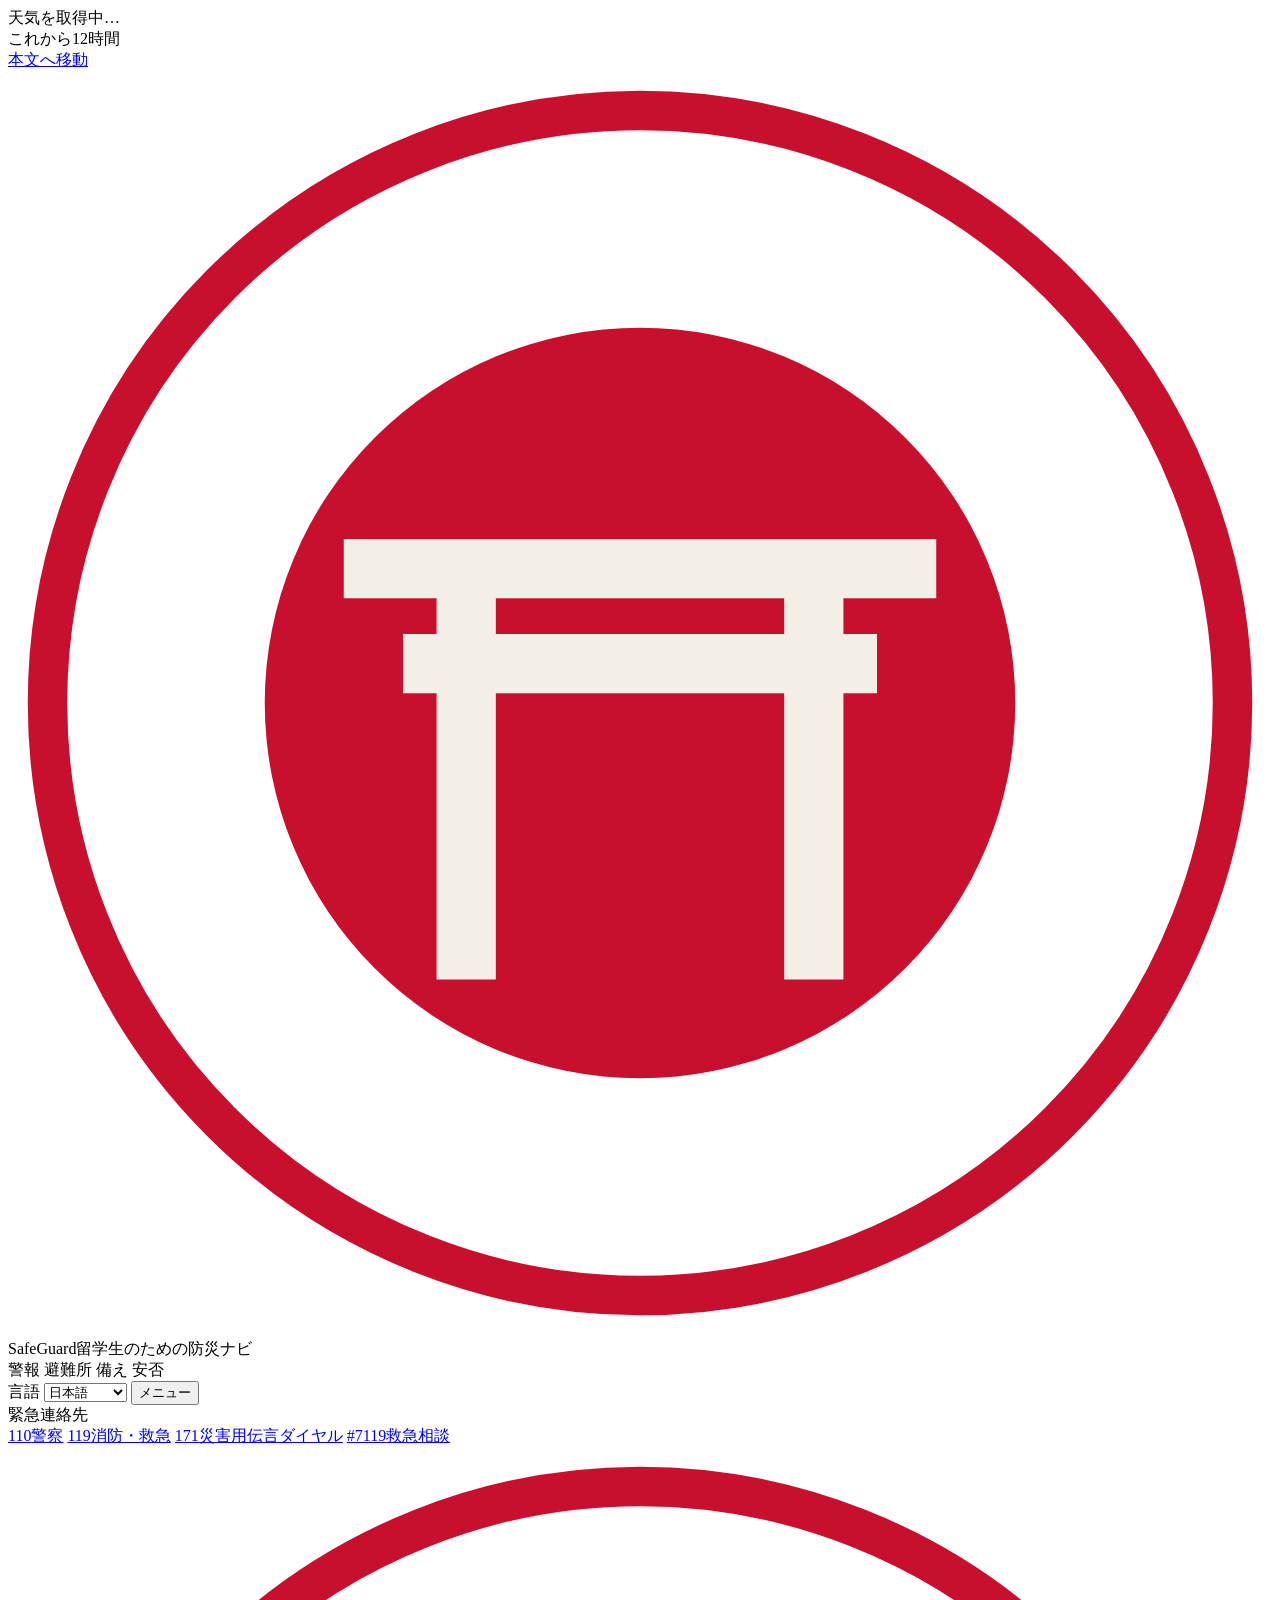
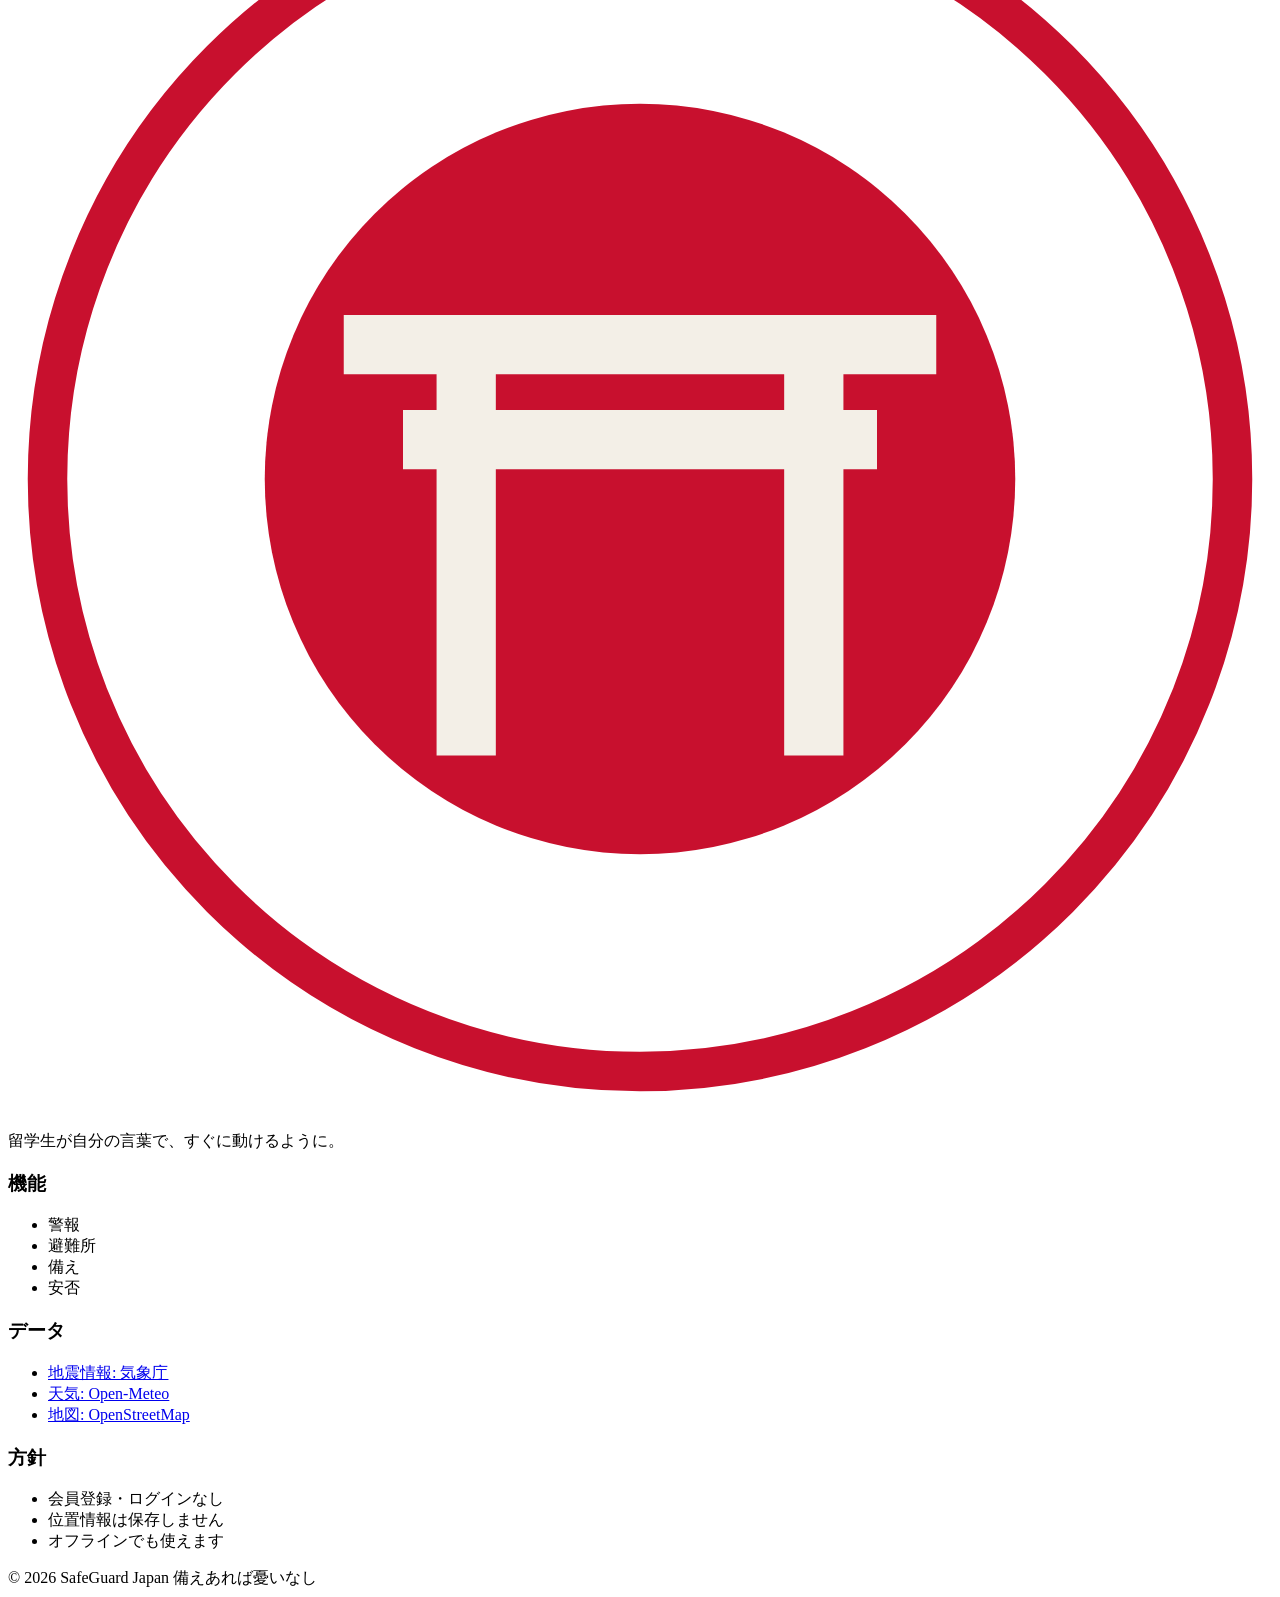
<file: src/main/resources/templates/fragments/layout.html>
<!DOCTYPE html>
<!--
  共通フラグメント
  - headAssets : <head> 内の共通タグ
  - weatherBar : 画面最上部の天気バー（これから12時間）
  - siteHeader(active, overlay) : ヘッダー・ナビ・言語切替
  - emergency  : 緊急連絡先
  - siteFooter : フッター
  - scripts    : JS 用の多言語文言 + 共通スクリプト
  XSS 対策: th:text のみ使用、th:utext は使わない（詳細設計書 10.2）
-->
<html xmlns:th="http://www.thymeleaf.org">
<head>
  <th:block th:fragment="headAssets">
    <meta charset="UTF-8">
    <meta name="viewport" content="width=device-width, initial-scale=1, viewport-fit=cover">
    <meta name="theme-color" content="#0b0b0d">
    <meta name="description" th:content="#{app.description}">
    <link rel="manifest" th:href="@{/manifest.json}">
    <link rel="icon" type="image/png" th:href="@{/img/favicon.png}">
    <link rel="apple-touch-icon" th:href="@{/img/apple-touch-icon.png}">
    <link rel="preconnect" href="https://fonts.googleapis.com">
    <link rel="preconnect" href="https://fonts.gstatic.com" crossorigin>
    <link rel="stylesheet" href="https://fonts.googleapis.com/css2?family=Inter+Tight:wght@200;300;400;500;600&family=Inter:wght@400;500;600&family=JetBrains+Mono:wght@400;500&family=Noto+Sans+Bengali:wght@400;500;600&family=Shippori+Mincho:wght@500;600&family=Zen+Kaku+Gothic+New:wght@400;500;700&display=swap">
    <link rel="stylesheet" th:href="@{/css/base.css}">
  </th:block>
</head>
<body>

<!-- ============ 天気バー ============ -->
<div th:fragment="weatherBar" class="wx-bar" id="wxBar" role="region" th:aria-label="#{weather.label}">
  <div class="wx-inner">
    <div class="wx-now" id="wxNow">
      <span class="wx-state" th:text="#{weather.loading}">天気を取得中…</span>
    </div>
    <span class="wx-label" th:text="#{weather.label}">これから12時間</span>
    <div class="wx-hours" id="wxHours" aria-live="polite"></div>
    <div class="wx-warn" id="wxWarn"></div>
  </div>
</div>

<!-- ============ ヘッダー ============ -->
<header th:fragment="siteHeader(active, overlay)" class="site-header" th:classappend="${overlay} ? 'is-overlay'">
  <a class="skip-link" href="#main" th:text="#{nav.skip}">本文へ移動</a>
  <div class="header-inner">
    <a class="brand" th:href="@{/(lang=${lang})}" aria-label="SafeGuard Japan">
      <svg class="brand-mark" viewBox="0 0 32 32" aria-hidden="true">
        <circle cx="16" cy="16" r="15" fill="none" stroke="#c8102e" stroke-width="1"/>
        <circle cx="16" cy="16" r="9.5" fill="#c8102e"/>
        <path d="M8.5 12.6h15M10 15h12M11.6 12.6v10.4M20.4 12.6v10.4" stroke="#f3efe7" stroke-width="1.5" fill="none"/>
      </svg>
      <span class="brand-name">SafeGuard<span class="brand-sub" th:text="#{app.sub}">留学生のための防災ナビ</span></span>
    </a>

    <nav class="main-nav" id="mainNav" aria-label="Main">
      <a th:href="@{/alert-info(lang=${lang})}" th:aria-current="${active == 'alert'} ? 'page'" th:text="#{nav.alert}">警報</a>
      <a th:href="@{/shelters(lang=${lang})}" th:aria-current="${active == 'shelters'} ? 'page'" th:text="#{nav.shelters}">避難所</a>
      <a th:href="@{/prepare(lang=${lang})}" th:aria-current="${active == 'prepare'} ? 'page'" th:text="#{nav.prepare}">備え</a>
      <a th:href="@{/safety-status(lang=${lang})}" th:aria-current="${active == 'safety'} ? 'page'" th:text="#{nav.safety}">安否</a>
    </nav>

    <div class="header-tools">
      <label class="sr-only" for="langSelect" th:text="#{nav.language}">言語</label>
      <select id="langSelect" class="lang-select">
        <option value="ja" th:selected="${lang == 'ja'}">日本語</option>
        <option value="en" th:selected="${lang == 'en'}">English</option>
        <option value="bn" th:selected="${lang == 'bn'}">বাংলা</option>
        <option value="vi" th:selected="${lang == 'vi'}">Tiếng Việt</option>
      </select>
      <button class="menu-toggle" id="menuToggle" type="button" aria-controls="mainNav" aria-expanded="false">
        <span></span><span class="sr-only" th:text="#{nav.menu}">メニュー</span>
      </button>
    </div>
  </div>
</header>

<!-- ============ 緊急連絡先 ============ -->
<section th:fragment="emergency" class="emergency" aria-labelledby="emTitle">
  <div class="container emergency-inner">
    <div class="emergency-title"><span class="eyebrow" id="emTitle" th:text="#{em.title}">緊急連絡先</span></div>
    <a class="em-item is-red" href="tel:110"><span class="em-num">110</span><span class="em-label" th:text="#{em.110}">警察</span></a>
    <a class="em-item is-red" href="tel:119"><span class="em-num">119</span><span class="em-label" th:text="#{em.119}">消防・救急</span></a>
    <a class="em-item" href="tel:171"><span class="em-num">171</span><span class="em-label" th:text="#{em.171}">災害用伝言ダイヤル</span></a>
    <a class="em-item" href="tel:%237119"><span class="em-num">#7119</span><span class="em-label" th:text="#{em.7119}">救急相談</span></a>
  </div>
</section>

<!-- ============ フッター ============ -->
<footer th:fragment="siteFooter" class="site-footer">
  <div class="container">
    <div class="footer-top">
      <svg class="brand-mark" viewBox="0 0 32 32" aria-hidden="true">
        <circle cx="16" cy="16" r="15" fill="none" stroke="#c8102e" stroke-width="1"/>
        <circle cx="16" cy="16" r="9.5" fill="#c8102e"/>
        <path d="M8.5 12.6h15M10 15h12M11.6 12.6v10.4M20.4 12.6v10.4" stroke="#f3efe7" stroke-width="1.5" fill="none"/>
      </svg>
      <p class="footer-lead" th:text="#{footer.lead}">留学生が自分の言葉で、すぐに動けるように。</p>
    </div>
    <div class="footer-cols">
      <div>
        <h3 th:text="#{footer.col.features}">機能</h3>
        <ul>
          <li><a th:href="@{/alert-info(lang=${lang})}" th:text="#{nav.alert}">警報</a></li>
          <li><a th:href="@{/shelters(lang=${lang})}" th:text="#{nav.shelters}">避難所</a></li>
          <li><a th:href="@{/prepare(lang=${lang})}" th:text="#{nav.prepare}">備え</a></li>
          <li><a th:href="@{/safety-status(lang=${lang})}" th:text="#{nav.safety}">安否</a></li>
        </ul>
      </div>
      <div>
        <h3 th:text="#{footer.col.data}">データ</h3>
        <ul>
          <li><a href="https://www.jma.go.jp/" target="_blank" rel="noopener" th:text="#{footer.data.jma}">地震情報: 気象庁</a></li>
          <li><a href="https://open-meteo.com/" target="_blank" rel="noopener" th:text="#{footer.data.weather}">天気: Open-Meteo</a></li>
          <li><a href="https://www.openstreetmap.org/copyright" target="_blank" rel="noopener" th:text="#{footer.data.map}">地図: OpenStreetMap</a></li>
        </ul>
      </div>
      <div>
        <h3 th:text="#{footer.col.policy}">方針</h3>
        <ul>
          <li th:text="#{footer.policy.noLogin}">会員登録・ログインなし</li>
          <li th:text="#{footer.policy.noLocation}">位置情報は保存しません</li>
          <li th:text="#{footer.policy.offline}">オフラインでも使えます</li>
        </ul>
      </div>
    </div>
    <div class="footer-bottom">
      <span th:text="#{footer.copy}">© 2026 SafeGuard Japan</span>
      <span class="jp">備えあれば憂いなし</span>
    </div>
  </div>
</footer>

<!-- ============ スクリプト ============ -->
<th:block th:fragment="scripts">
  <div class="toast-host" id="toastHost" aria-live="polite"></div>
  <script th:inline="javascript">
    /* JS 用の多言語文言（サーバーで選択言語に解決済み） */
    window.SG = {
      lang: /*[[${lang}]]*/ 'ja',
      defaultLocation: { lat: 34.7025, lon: 135.4959 },
      i18n: {
        'weather.loading': /*[[#{weather.loading}]]*/ '',
        'weather.offline': /*[[#{weather.offline}]]*/ '',
        'weather.here': /*[[#{weather.here}]]*/ '',
        'weather.default': /*[[#{weather.default}]]*/ '',
        'weather.precip': /*[[#{weather.precip}]]*/ '',
        'weather.wind': /*[[#{weather.wind}]]*/ '',
        'weather.source': /*[[#{weather.source}]]*/ '',
        'weather.warn.thunder': /*[[#{weather.warn.thunder}]]*/ '',
        'weather.warn.heavyRain': /*[[#{weather.warn.heavyRain}]]*/ '',
        'weather.warn.strongWind': /*[[#{weather.warn.strongWind}]]*/ '',
        'weather.warn.heat': /*[[#{weather.warn.heat}]]*/ '',
        'weather.warn.cold': /*[[#{weather.warn.cold}]]*/ '',
        'wx.clear': /*[[#{wx.clear}]]*/ '',
        'wx.mainlyClear': /*[[#{wx.mainlyClear}]]*/ '',
        'wx.partly': /*[[#{wx.partly}]]*/ '',
        'wx.cloudy': /*[[#{wx.cloudy}]]*/ '',
        'wx.fog': /*[[#{wx.fog}]]*/ '',
        'wx.drizzle': /*[[#{wx.drizzle}]]*/ '',
        'wx.rain': /*[[#{wx.rain}]]*/ '',
        'wx.snow': /*[[#{wx.snow}]]*/ '',
        'wx.showers': /*[[#{wx.showers}]]*/ '',
        'wx.thunder': /*[[#{wx.thunder}]]*/ '',
        'alert.none': /*[[#{alert.none}]]*/ '',
        'alert.offline': /*[[#{alert.offline}]]*/ '',
        'alert.stale': /*[[#{alert.stale}]]*/ '',
        'alert.magnitude': /*[[#{alert.magnitude}]]*/ '',
        'alert.reported': /*[[#{alert.reported}]]*/ '',
        'alert.area': /*[[#{alert.area}]]*/ '',
        'alert.level.danger': /*[[#{alert.level.danger}]]*/ '',
        'alert.level.caution': /*[[#{alert.level.caution}]]*/ '',
        'alert.level.info': /*[[#{alert.level.info}]]*/ '',
        'sh.results': /*[[#{sh.results}]]*/ '',
        'sh.none': /*[[#{sh.none}]]*/ '',
        'sh.gpsDenied': /*[[#{sh.gpsDenied}]]*/ '',
        'sh.gpsLocating': /*[[#{sh.gpsLocating}]]*/ '',
        'sh.offlineCached': /*[[#{sh.offlineCached}]]*/ '',
        'sh.error': /*[[#{sh.error}]]*/ '',
        'sh.walk': /*[[#{sh.walk}]]*/ '',
        'sh.capacity': /*[[#{sh.capacity}]]*/ '',
        'sh.capacityUnknown': /*[[#{sh.capacityUnknown}]]*/ '',
        'sh.navigate': /*[[#{sh.navigate}]]*/ '',
        'sh.gmaps': /*[[#{sh.gmaps}]]*/ '',
        'sh.you': /*[[#{sh.you}]]*/ '',
        'sh.mapOffline': /*[[#{sh.mapOffline}]]*/ '',
        'type.earthquake': /*[[#{type.earthquake}]]*/ '',
        'type.tsunami': /*[[#{type.tsunami}]]*/ '',
        'type.flood': /*[[#{type.flood}]]*/ '',
        'nav.remaining': /*[[#{nav.remaining}]]*/ '',
        'nav.eta': /*[[#{nav.eta}]]*/ '',
        'nav.arrived': /*[[#{nav.arrived}]]*/ '',
        'nav.fallback': /*[[#{nav.fallback}]]*/ '',
        'nav.direction': /*[[#{nav.direction}]]*/ '',
        'nav.straight': /*[[#{nav.straight}]]*/ '',
        'nav.routing': /*[[#{nav.routing}]]*/ '',
        'nav.tracking': /*[[#{nav.tracking}]]*/ '',
        'nav.depart': /*[[#{nav.depart}]]*/ '',
        'nav.arrive': /*[[#{nav.arrive}]]*/ '',
        'nav.turn.left': /*[[#{nav.turn.left}]]*/ '',
        'nav.turn.right': /*[[#{nav.turn.right}]]*/ '',
        'nav.turn.slightLeft': /*[[#{nav.turn.slightLeft}]]*/ '',
        'nav.turn.slightRight': /*[[#{nav.turn.slightRight}]]*/ '',
        'nav.turn.sharpLeft': /*[[#{nav.turn.sharpLeft}]]*/ '',
        'nav.turn.sharpRight': /*[[#{nav.turn.sharpRight}]]*/ '',
        'nav.turn.straight': /*[[#{nav.turn.straight}]]*/ '',
        'nav.turn.uturn': /*[[#{nav.turn.uturn}]]*/ '',
        'nav.unnamedRoad': /*[[#{nav.unnamedRoad}]]*/ '',
        'dir.N': /*[[#{dir.N}]]*/ '', 'dir.NE': /*[[#{dir.NE}]]*/ '', 'dir.E': /*[[#{dir.E}]]*/ '', 'dir.SE': /*[[#{dir.SE}]]*/ '',
        'dir.S': /*[[#{dir.S}]]*/ '', 'dir.SW': /*[[#{dir.SW}]]*/ '', 'dir.W': /*[[#{dir.W}]]*/ '', 'dir.NW': /*[[#{dir.NW}]]*/ '',
        'safety.copied': /*[[#{safety.copied}]]*/ '',
        'safety.locating': /*[[#{safety.locating}]]*/ '',
        'safety.locationFailed': /*[[#{safety.locationFailed}]]*/ '',
        'safety.error.length': /*[[#{safety.error.length}]]*/ '',
        'safety.time': /*[[#{safety.time}]]*/ '',
        'safety.place': /*[[#{safety.place}]]*/ '',
        'safety.map': /*[[#{safety.map}]]*/ '',
        'safety.signature': /*[[#{safety.signature}]]*/ '',
        'common.offline': /*[[#{common.offline}]]*/ '',
        'common.online': /*[[#{common.online}]]*/ '',
        'unit.liter': /*[[#{unit.liter}]]*/ '',
        'unit.meal': /*[[#{unit.meal}]]*/ '',
        'unit.pcs': /*[[#{unit.pcs}]]*/ '',
        'unit.can': /*[[#{unit.can}]]*/ ''
      }
    };
  </script>
  <script th:src="@{/js/core.js}"></script>
  <script th:src="@{/js/weather.js}"></script>
</th:block>

</body>
</html>
</file>
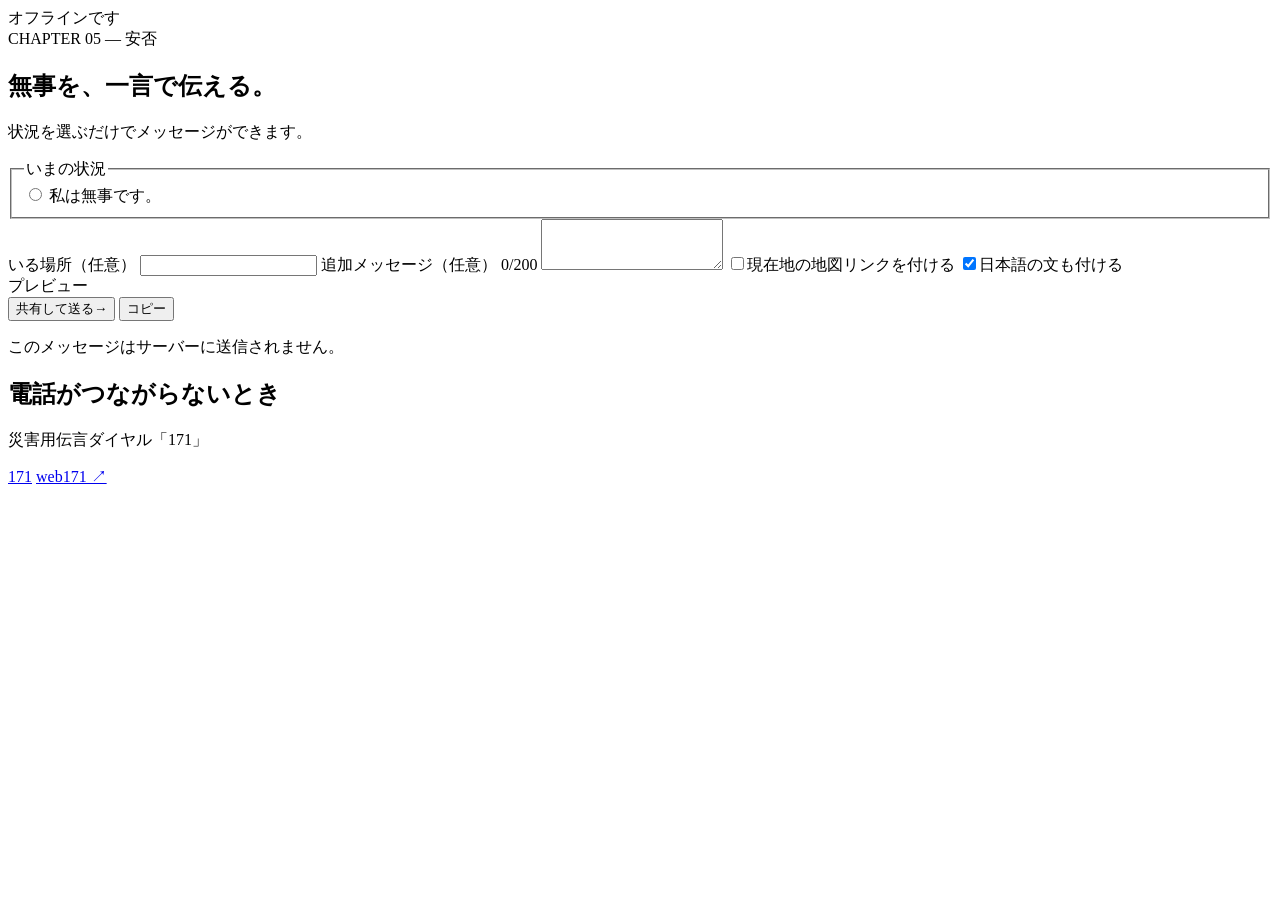
<file: src/main/resources/templates/safety/form.html>
<!DOCTYPE html>
<html xmlns:th="http://www.thymeleaf.org" th:lang="${lang}" lang="ja">
<head>
  <title th:text="#{safety.title}">安否メッセージ</title>
  <th:block th:replace="~{fragments/layout :: headAssets}"></th:block>
  <link rel="stylesheet" th:href="@{/css/pages.css}">
</head>
<body class="page-safety">
<div class="offline-banner" th:text="#{common.offline}">オフラインです</div>
<div th:replace="~{fragments/layout :: weatherBar}"></div>
<header th:replace="~{fragments/layout :: siteHeader('safety', false)}"></header>

<main id="main">
  <section class="page-hero">
    <div class="container">
      <span class="eyebrow" th:text="#{safety.chapter}">CHAPTER 05 — 安否</span>
      <h1 class="display" th:text="#{safety.heading}">無事を、一言で伝える。</h1>
      <p class="lead" th:text="#{safety.lead}">状況を選ぶだけでメッセージができます。</p>
    </div>
  </section>

  <section class="section safety-section">
    <div class="container safety-grid">
      <!-- 入力（JS で検証。サーバーには送信しない） -->
      <form class="card safety-form" id="safetyForm" novalidate
            th:attr="data-sent-url=@{/safety-status/sent(lang=${lang})}">
        <fieldset class="status-list">
          <legend class="field-label" th:text="#{safety.status}">いまの状況</legend>
          <label class="status-opt" th:each="p, st : ${templates}">
            <input type="radio" name="status" th:value="${p.id()}" th:checked="${st.first}"
                   th:attr="data-text=${p.text()},data-text-ja=${p.textJa()}">
            <span class="status-dot" aria-hidden="true"></span>
            <span th:text="${p.text()}">私は無事です。</span>
          </label>
        </fieldset>

        <label class="field">
          <span class="field-label" th:text="#{safety.shelterName}">いる場所（任意）</span>
          <input type="text" id="sfPlace" maxlength="60" th:placeholder="#{safety.shelterPlaceholder}">
        </label>

        <label class="field">
          <span class="field-label"><span th:text="#{safety.extra}">追加メッセージ（任意）</span>
            <span class="counter mono" id="sfCounter">0/200</span></span>
          <textarea id="sfExtra" rows="3" th:placeholder="#{safety.extraPlaceholder}" aria-describedby="sfError"></textarea>
          <span class="field-error" id="sfError" role="alert"></span>
        </label>

        <label class="toggle"><input type="checkbox" id="sfLoc"><span class="toggle-ui" aria-hidden="true"></span><span th:text="#{safety.includeLocation}">現在地の地図リンクを付ける</span></label>
        <label class="toggle" th:if="${lang != 'ja'}"><input type="checkbox" id="sfJa" checked><span class="toggle-ui" aria-hidden="true"></span><span th:text="#{safety.addJa}">日本語の文も付ける</span></label>
      </form>

      <!-- プレビュー -->
      <div class="safety-preview">
        <span class="field-label" th:text="#{safety.preview}">プレビュー</span>
        <div class="bubble" id="sfPreview" aria-live="polite"></div>
        <div class="safety-actions">
          <button type="button" class="btn btn-primary" id="sfShare">
            <span th:text="#{safety.share}">共有して送る</span><span class="arrow" aria-hidden="true">→</span>
          </button>
          <button type="button" class="btn" id="sfCopy" th:text="#{safety.copy}">コピー</button>
        </div>
        <p class="muted small notice" th:text="#{safety.notice}">このメッセージはサーバーに送信されません。</p>

        <div class="card info-171">
          <h2 th:text="#{safety.171.title}">電話がつながらないとき</h2>
          <p th:text="#{safety.171.text}">災害用伝言ダイヤル「171」</p>
          <div class="hero-cta">
            <a class="btn btn-sm" href="tel:171">171</a>
            <a class="btn btn-sm" href="https://www.web171.jp/" target="_blank" rel="noopener">web171 ↗</a>
          </div>
        </div>
      </div>
    </div>
  </section>
</main>

<section th:replace="~{fragments/layout :: emergency}"></section>
<footer th:replace="~{fragments/layout :: siteFooter}"></footer>
<th:block th:replace="~{fragments/layout :: scripts}"></th:block>
<script th:src="@{/js/safety.js}"></script>
</body>
</html>
</file>
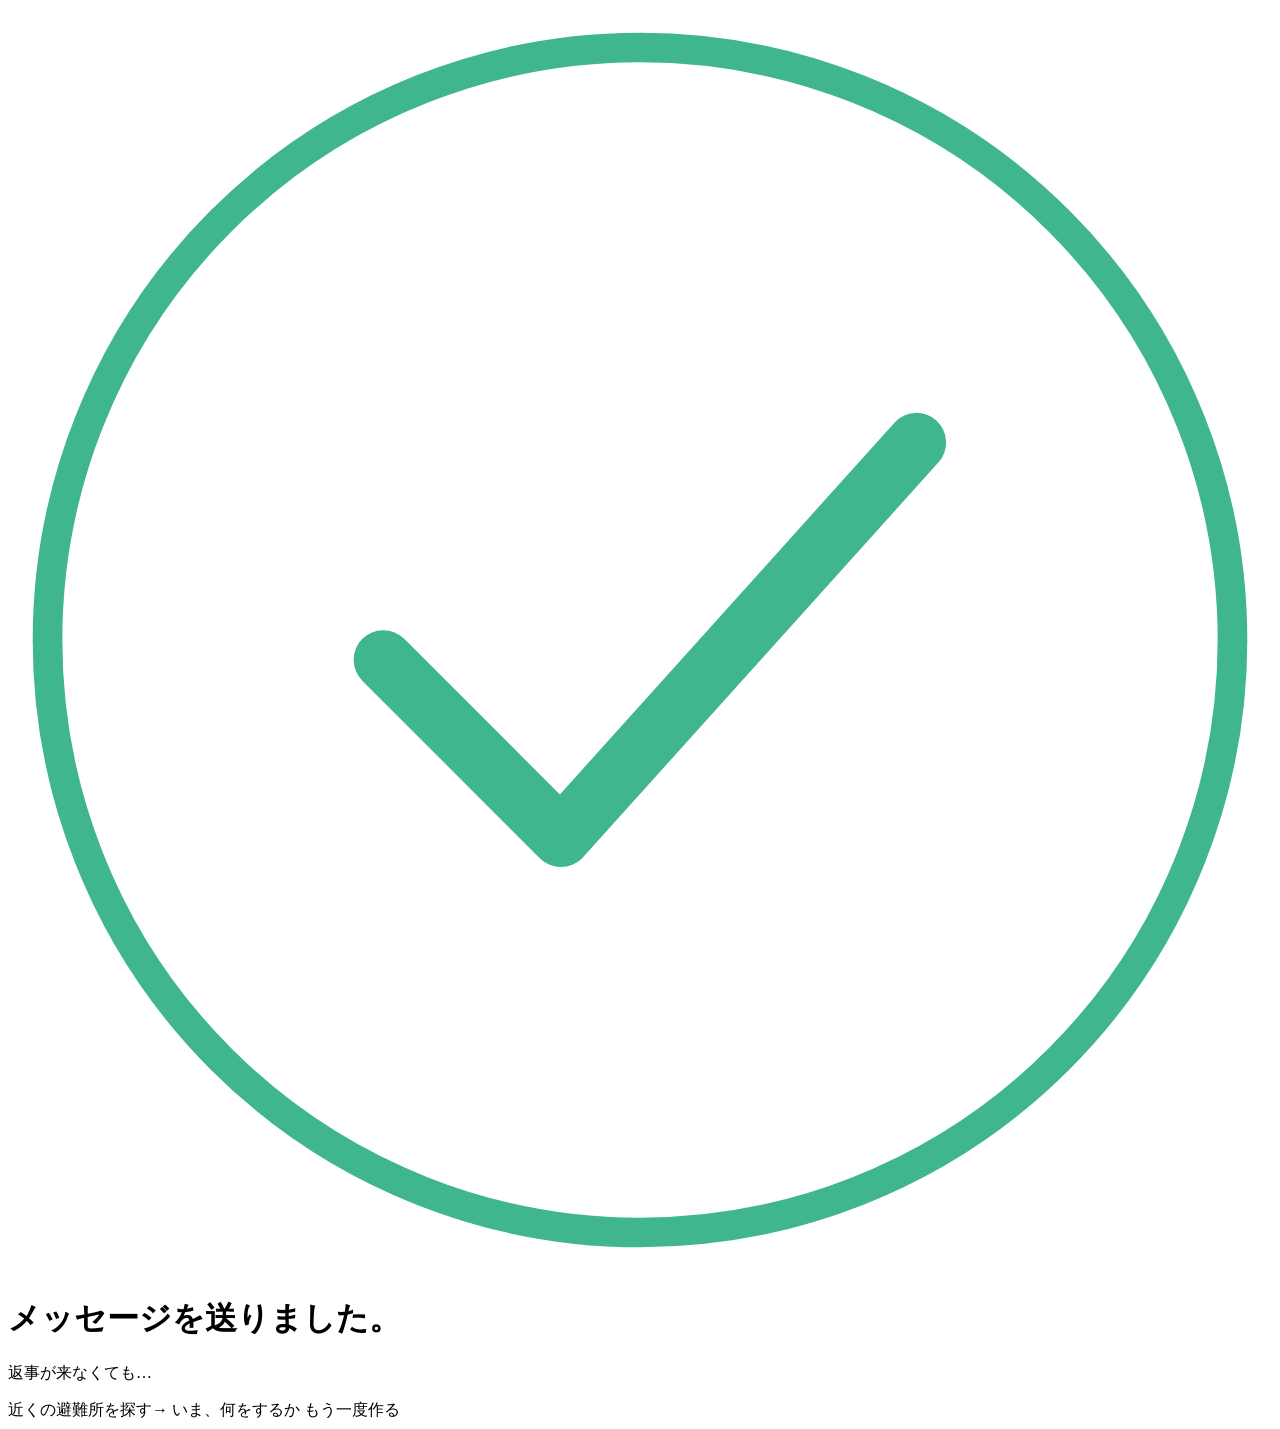
<file: src/main/resources/templates/safety/sent.html>
<!DOCTYPE html>
<html xmlns:th="http://www.thymeleaf.org" th:lang="${lang}" lang="ja">
<head>
  <title th:text="#{safety.sent.title}">送信の準備ができました</title>
  <th:block th:replace="~{fragments/layout :: headAssets}"></th:block>
  <link rel="stylesheet" th:href="@{/css/pages.css}">
</head>
<body class="page-sent">
<div th:replace="~{fragments/layout :: weatherBar}"></div>
<header th:replace="~{fragments/layout :: siteHeader('safety', false)}"></header>

<main id="main" class="center-page">
  <div class="container narrow">
    <div class="done-mark" aria-hidden="true">
      <svg viewBox="0 0 64 64"><circle cx="32" cy="32" r="30" fill="none" stroke="#3fb68b" stroke-width="1.5"/><path d="M19 33l9 9 18-20" fill="none" stroke="#3fb68b" stroke-width="3" stroke-linecap="round" stroke-linejoin="round"/></svg>
    </div>
    <h1 class="display" th:text="#{safety.sent.heading}">メッセージを送りました。</h1>
    <p class="lead" th:text="#{safety.sent.lead}">返事が来なくても…</p>
    <div class="hero-cta">
      <a class="btn btn-primary" th:href="@{/shelters(lang=${lang})}">
        <span th:text="#{home.cta.shelter}">近くの避難所を探す</span><span class="arrow" aria-hidden="true">→</span>
      </a>
      <a class="btn" th:href="@{/alert-info(lang=${lang})}" th:text="#{alert.heading}">いま、何をするか</a>
      <a class="btn btn-ghost" th:href="@{/safety-status(lang=${lang})}" th:text="#{safety.sent.again}">もう一度作る</a>
    </div>
  </div>
</main>

<section th:replace="~{fragments/layout :: emergency}"></section>
<th:block th:replace="~{fragments/layout :: scripts}"></th:block>
</body>
</html>
</file>
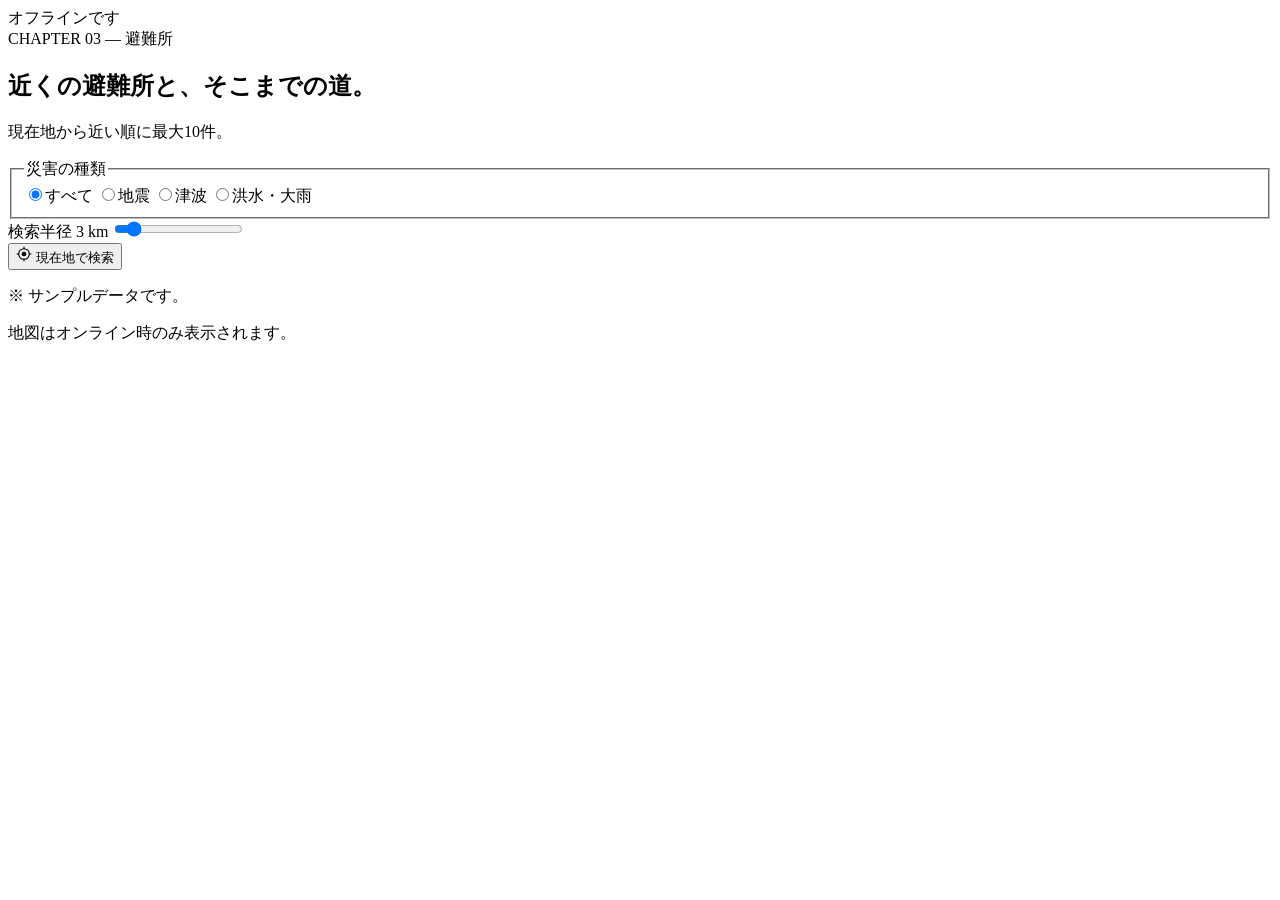
<file: src/main/resources/templates/shelters/map.html>
<!DOCTYPE html>
<html xmlns:th="http://www.thymeleaf.org" th:lang="${lang}" lang="ja">
<head>
  <title th:text="#{sh.title}">避難所マップ</title>
  <th:block th:replace="~{fragments/layout :: headAssets}"></th:block>
  <link rel="stylesheet" th:href="@{/vendor/leaflet/leaflet.css}">
  <link rel="stylesheet" th:href="@{/css/shelters.css}">
</head>
<body class="page-shelters">
<div class="offline-banner" th:text="#{common.offline}">オフラインです</div>
<div th:replace="~{fragments/layout :: weatherBar}"></div>
<header th:replace="~{fragments/layout :: siteHeader('shelters', false)}"></header>

<main id="main" class="shelter-app">
  <!-- ========== 左パネル ========== -->
  <section class="sh-panel" aria-labelledby="shHeading">
    <div class="sh-panel-head">
      <span class="eyebrow" th:text="#{sh.chapter}">CHAPTER 03 — 避難所</span>
      <h1 class="sh-heading" id="shHeading" th:text="#{sh.heading}">近くの避難所と、そこまでの道。</h1>
      <p class="sh-lead muted" th:text="#{sh.lead}">現在地から近い順に最大10件。</p>
    </div>

    <!-- 検索条件（ShelterSearchForm） -->
    <form class="sh-form" id="shForm" novalidate>
      <fieldset class="sh-types">
        <legend class="sh-label" th:text="#{sh.type}">災害の種類</legend>
        <label class="seg"><input type="radio" name="type" value="" checked><span th:text="#{type.all}">すべて</span></label>
        <label class="seg"><input type="radio" name="type" value="earthquake"><span th:text="#{type.earthquake}">地震</span></label>
        <label class="seg"><input type="radio" name="type" value="tsunami"><span th:text="#{type.tsunami}">津波</span></label>
        <label class="seg"><input type="radio" name="type" value="flood"><span th:text="#{type.flood}">洪水・大雨</span></label>
      </fieldset>

      <div class="sh-radius">
        <label class="sh-label" for="shRadius"><span th:text="#{sh.radius}">検索半径</span>
          <output id="shRadiusOut" for="shRadius" class="mono">3 km</output></label>
        <input type="range" id="shRadius" name="radius" min="1" max="20" step="1" value="3">
      </div>

      <div class="sh-actions">
        <button type="submit" class="btn btn-primary" id="shGps">
          <svg width="16" height="16" viewBox="0 0 24 24" aria-hidden="true"><circle cx="12" cy="12" r="3.5" fill="currentColor"/><circle cx="12" cy="12" r="8" fill="none" stroke="currentColor" stroke-width="1.6"/><path d="M12 1v4M12 19v4M1 12h4M19 12h4" stroke="currentColor" stroke-width="1.6"/></svg>
          <span th:text="#{sh.useGps}">現在地で検索</span>
        </button>
      </div>
    </form>

    <p class="sh-status" id="shStatus" role="status" aria-live="polite"></p>

    <!-- 検索結果 -->
    <div class="sh-results" id="shResults" hidden>
      <div class="sh-count"><b id="shCount" class="mono">0</b> <span th:text="#{sh.results}">件の避難所</span></div>
      <ol class="sh-list" id="shList"></ol>
    </div>

    <!-- ナビゲーション -->
    <div class="sh-nav" id="shNav" hidden>
      <div class="sh-nav-top">
        <span class="eyebrow" th:text="#{nav.title}">ナビゲーション</span>
        <button type="button" class="btn btn-sm" id="navStop" th:text="#{nav.stop}">案内を終了</button>
      </div>
      <h2 class="sh-nav-dest" id="navDest">—</h2>
      <div class="sh-nav-stats">
        <div><span class="k" th:text="#{nav.remaining}">残り</span><span class="v mono" id="navRemain">—</span></div>
        <div><span class="k" th:text="#{nav.direction}">方角</span>
          <span class="v"><svg id="navArrow" class="nav-arrow" viewBox="0 0 24 24" aria-hidden="true"><path d="M12 2l6 18-6-4-6 4z" fill="currentColor"/></svg><span id="navDir">—</span></span></div>
      </div>
      <p class="sh-nav-eta" id="navEta"></p>
      <p class="sh-nav-msg" id="navMsg" role="status" aria-live="polite"></p>
      <ol class="sh-steps" id="navSteps"></ol>
      <div class="sh-nav-actions">
        <a class="btn btn-sm" id="navGmaps" target="_blank" rel="noopener" th:text="#{sh.gmaps}">Google マップ</a>
        <a class="btn btn-sm btn-primary" id="navSafety" hidden th:href="@{/safety-status(lang=${lang})}" th:text="#{nav.sendSafety}">安否メッセージを作る</a>
      </div>
    </div>

    <p class="sh-sample" th:text="#{sh.sample}">※ サンプルデータです。</p>
  </section>

  <!-- ========== 地図 ========== -->
  <section class="sh-map-wrap" aria-label="Map">
    <div id="map" class="sh-map"></div>
    <p class="sh-map-offline" th:text="#{sh.mapOffline}">地図はオンライン時のみ表示されます。</p>
  </section>
</main>

<th:block th:replace="~{fragments/layout :: scripts}"></th:block>
<script th:src="@{/vendor/leaflet/leaflet.js}"></script>
<script th:src="@{/js/shelters.js}"></script>
</body>
</html>
</file>
